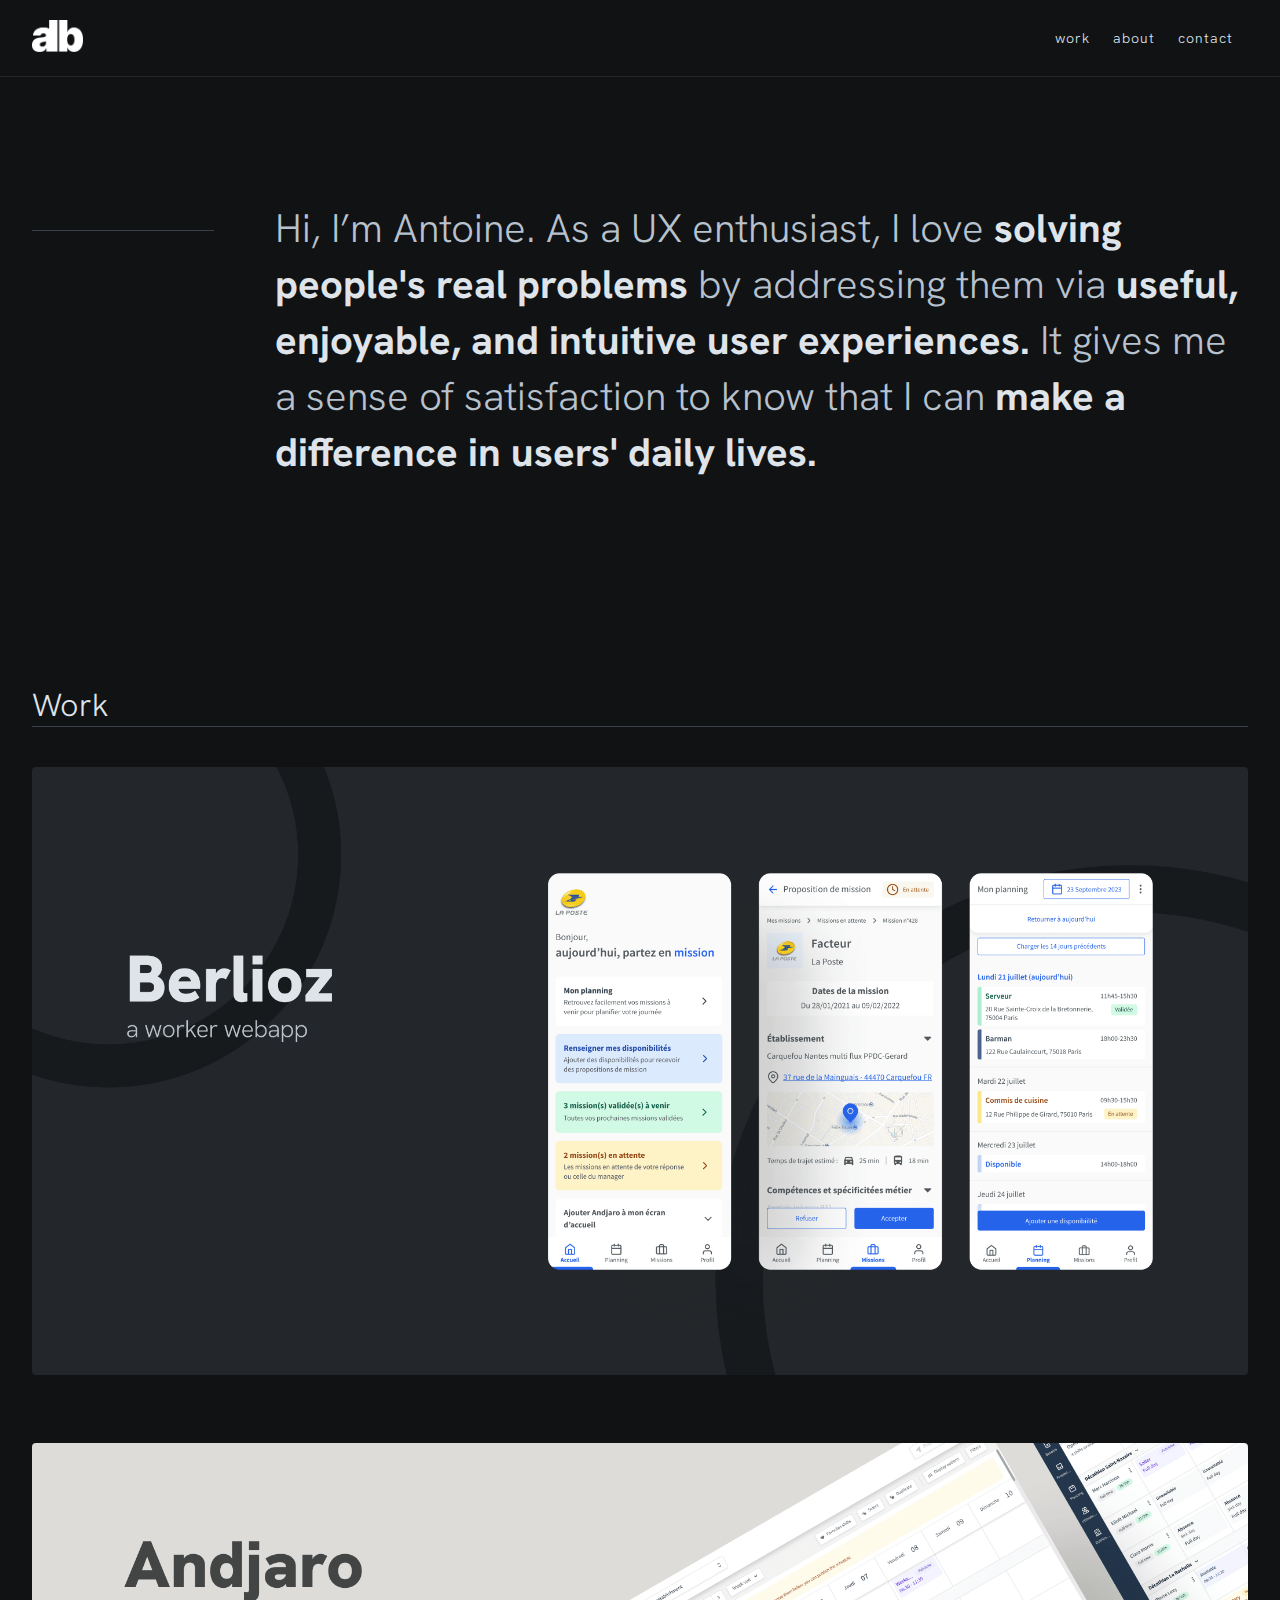
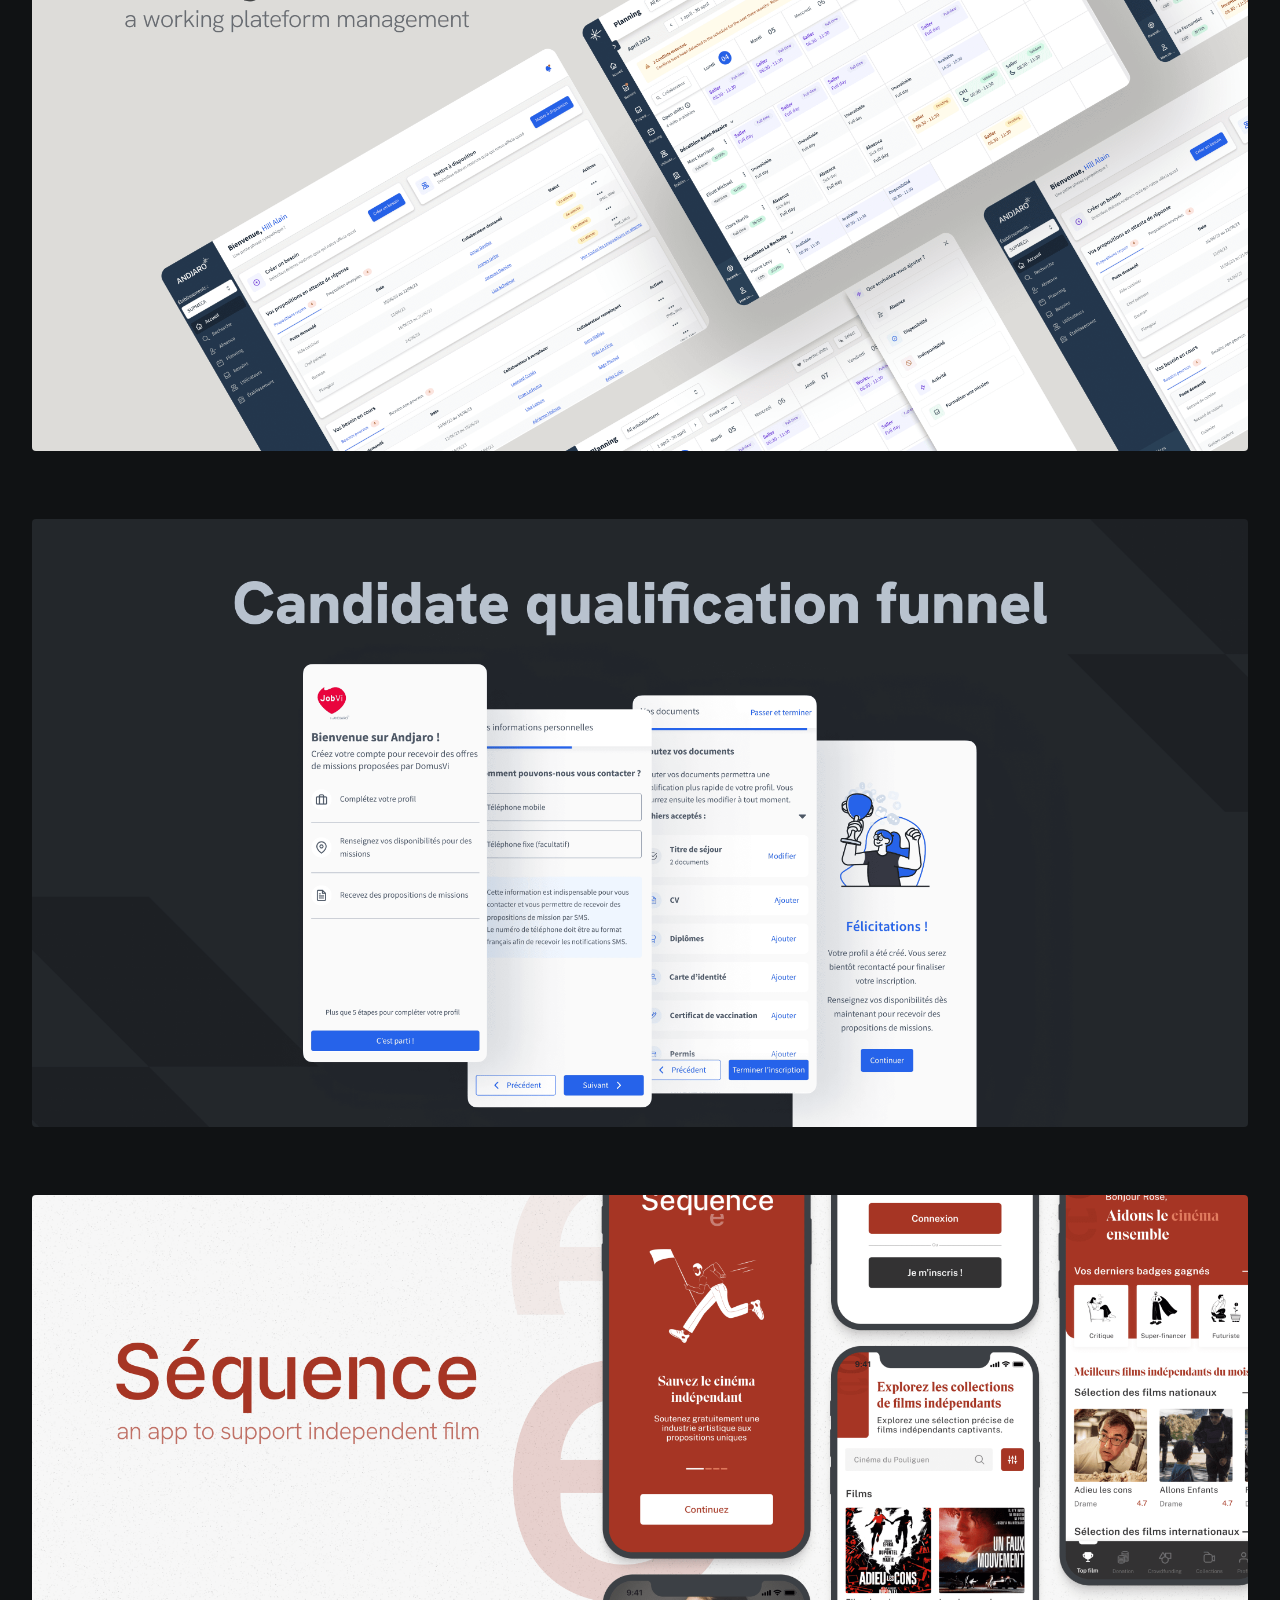
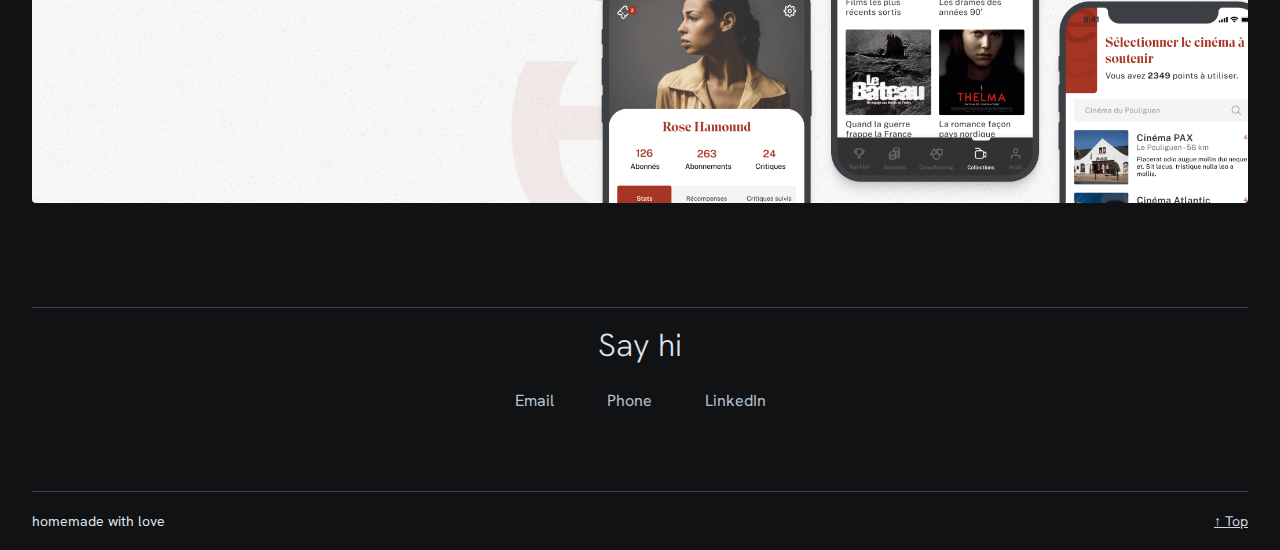
<file: index.html>
<!DOCTYPE html>
<html lang="en">

<head>
    <meta charset="UTF-8">
    <meta name="viewport" content="width=device-width, initial-scale=1.0">
    <link rel="preconnect" href="https://fonts.googleapis.com">
    <link rel="preconnect" href="https://fonts.gstatic.com" crossorigin>
    <link href="https://fonts.googleapis.com/css2?family=Hanken+Grotesk:wght@300;400;600;700;800&display=swap" rel="stylesheet">
    <link rel="stylesheet" href="style.css" text="style/css" />
    <link rel="shortcut icon" type="image/png" href="image/favicon.png">
    <title>Antoine Le Bras | Portfolio</title>
</head>
<body>
    <header class="header">
            <div class="header_logo"><a href="#top"><img src="image/logo.png" alt=""></a></div>
            <div class="header_navigation">
                <div class="header_navigation_anchor">
                    <div><a href="#work">work</a></div>
                    <div><a href="about.html">about</a></div>
                    <div><a href="#contact-box" class="contact-link">contact</a></div>
                </div>
            </div>
    </header>

    <div id="contact-box">
        <div class="contact-content">
          <h2>Contact Information</h2>
          <ul>
            <li><a href="mailto:antoine.lebras1@gmail.com">Email me <span>→</span></a></li>
            <li><a href="tel:+652436967">Call <span>→</span></a></li>
            <li><a href="https://www.linkedin.com/in/antoine-le-bras-031085131/">LinkedIn <span>→</span></a></li>
          </ul>
          <a href="#" class="close-link">close x</a>
        </div>
      </div>


    <main>
        <section class="top_container" id="top">
            <div class="top_container_shape"></div>
            <h1 class="top_container_title">Hi, I’m Antoine. As a UX enthusiast, I love <span>solving people's 
                real problems</span> by addressing them via <span>useful, enjoyable, and 
                    intuitive user experiences.</span> It gives me a sense of satisfaction
                 to know that I can <span>make a difference in users' daily lives.</span></h1>
        </section>
        <section class="work_container">
            <h2 class="work_title" id="work">Work</h2>
            <section class="work_article_container">
                    <article class="work_article">
                        <a href="project/berlioz.html">
                        <div class="work_article_image"><img src="image/Berlioz_Minia.png" alt=""></div>
                        </a>
                    </article>
                    <article class="work_article">
                        <a href="project/planning.html">
                        <div class="work_article_image"><img src="image/Planning_Minia.png" alt=""></div>
                        </a>
                    </article>
                    <article class="work_article">
                        <a href="project/funnel.html">
                        <div class="work_article_image"><img src="image/Funnel_Minia.png" alt=""></div>
                        </a>
                    </article>
                    <article class="work_article">
                        <a href="project/dribbble.html">
                        <div class="work_article_image"><img src="image/Movie_Minia.png" alt=""></div>
                    </a>
                    </article>
            </section>
        </section>
        <section class="about_container" id="about">
            <h2 class="about_title">Say hi</h2>
            <div class="about_link">
                <div><a href="mailto:antoine.lebras1@gmail.com">Email</a></div>
                <div><a href="tel:+652436967">Phone</a></div>
                <div><a href="https://www.linkedin.com/in/antoine-le-bras-031085131/">LinkedIn</a></div>
            </div>
        </section>
    </main>
    <footer>
        <div class="footer_mobile_LinkedIn">LinkedIn</div>
        <div class="footer_made_by">homemade with love</div>
        <div class="footer_top"><a href="#top">↑ Top</a></div>
    </footer>


  <script src="script.js"></script>
</body>
</html>
</file>
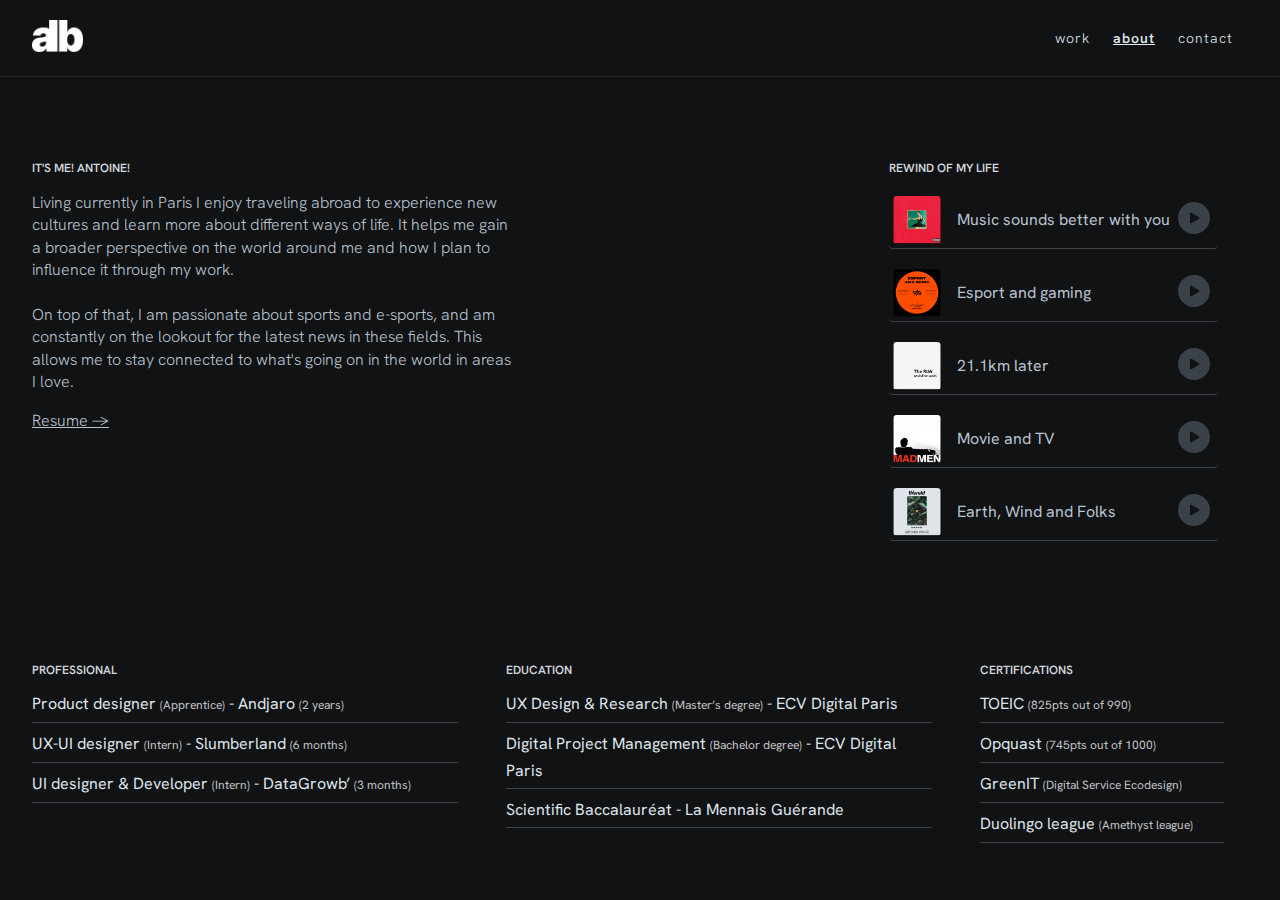
<file: about.html>
<!DOCTYPE html>
<html lang="en">

<head>
    <meta charset="UTF-8">
    <meta name="viewport" content="width=device-width, initial-scale=1.0">
    <link rel="preconnect" href="https://fonts.googleapis.com">
    <link rel="preconnect" href="https://fonts.gstatic.com" crossorigin>
    <link href="https://fonts.googleapis.com/css2?family=Hanken+Grotesk:wght@300;400;600;700;800&display=swap" rel="stylesheet">
    <link rel="stylesheet" href="about.css" text="style/css" />
    <link rel="shortcut icon" type="image/png" href="image/favicon.png">
    <title>Antoine Le Bras | About</title>
</head>

<body>
    <header class="header">
        <div class="header_logo"><a href="index.html"><img src="image/logo.png" alt=""></a></div>
        <div class="header_navigation">
            <div class="header_navigation_anchor">
                <div><a href="index.html">work</a></div>
                <div class="header_navigation_anchor_active"><a href="#">about</a></div>
                <div><a href="#contact-box" class="contact-link">contact</a></div>
            </div>
        </div>
    </header>

    <div id="contact-box">
        <div class="contact-content">
            <h2>Contact Information</h2>
            <ul>
                <li><a href="mailto:antoine.lebras1@gmail.com">Email me <span>→</span></a></li>
                <li><a href="tel:+652436967">Call <span>→</span></a></li>
                <li><a href="https://www.linkedin.com/in/antoine-le-bras-031085131/">LinkedIn <span>→</span></a></li>
            </ul>
            <a href="#" class="close-link">close x</a>
        </div>
    </div>

    <main>
        <section class="intro_container">
            <article class="intro_text">
                <h4>It's me! Antoine!</h4>
                <p>Living currently in Paris I enjoy traveling abroad to experience new 
                    cultures and learn more about different ways of life. It helps me gain 
                    a broader perspective on the world around me and how I plan to influence 
                    it through my work.
                    <br><br>
                    On top of that, I am passionate about sports and e-sports, and am constantly 
                    on the lookout for the latest news in these fields. This allows me to stay 
                    connected to what's going on in the world in areas I love.
                </p>
                <div class="intro_resume"><a href="LE BRAS Antoine - Resume.pdf" target="_blank">Resume →</a></div>
            </article>
            <div class="rewind">
                <h4>Rewind of my life</h4>
                <div class="rewind_container">
                    <div class="rewind_block" onclick="openModal('modal1')" id="rewind1">
                        <div class="rewind_image"><img src="image/about_cover2.png" alt=""></div>
                        <h5>Music sounds better with you</h5>
                        <div class="rewind_play"><img src="image/Play.svg" alt=""></div>
                        <div class="rewind_play_base"><img src="image/Play_base.svg" alt=""></div>
                    </div>
                    <div class="rewind_block" onclick="openModal('modal2')" id="rewind2">
                        <div class="rewind_image"><img src="image/about_cover.png" alt=""></div>
                        <h5>Esport and gaming</h5>
                        <div class="rewind_play"><img src="image/Play.svg" alt=""></div>
                        <div class="rewind_play_base"><img src="image/Play_base.svg" alt=""></div>
                    </div>
                    <div class="rewind_block" onclick="openModal('modal3')" id="rewind3">
                        <div class="rewind_image"><img src="image/about_cover3.png" alt=""></div>
                        <h5>21.1km later</h5>
                        <div class="rewind_play"><img src="image/Play.svg" alt=""></div>
                        <div class="rewind_play_base"><img src="image/Play_base.svg" alt=""></div>
                    </div>
                    <div class="rewind_block" onclick="openModal('modal4')" id="rewind4">
                        <div class="rewind_image"><img src="image/about_cover4.png" alt=""></div>
                        <h5>Movie and TV</h5>
                        <div class="rewind_play"><img src="image/Play.svg" alt=""></div>
                        <div class="rewind_play_base"><img src="image/Play_base.svg" alt=""></div>
                    </div>
                    <div class="rewind_block" onclick="openModal('modal5')" id="rewind5">
                        <div class="rewind_image"><img src="image/about_cover5.png" alt=""></div>
                        <h5>Earth, Wind and Folks</h5>
                        <div class="rewind_play"><img src="image/Play.svg" alt=""></div>
                        <div class="rewind_play_base"><img src="image/Play_base.svg" alt=""></div>
                    </div>
                </div>
            </div>
        </section>

        <div id="modal1" class="modal">
            <div class="modal-content">
                <span class="close" onclick="closeModal('modal1')">close x</span>
                <div class="modal_content_container">
                    <div class="modal_disc"><img src="image/disc1.png" alt=""></div>
                    <div class="modal_content_block">
                        <h2>Music sounds better with you</h2>
                        <div class="modal_chips_container">
                            <div class="modal_chips">house</div>
                            <div class="modal_chips">US rap</div>
                            <div class="modal_chips">french touch</div>
                            <div class="modal_chips">french variety</div>
                        </div>
                        <div class="modal_content">From deep house to French variety to old-school US rap, 
                            it's a way for me to experience and express emotions. I'm constantly exploring
                             and discovering new genres, artists and styles. <br><br> For me, music is a way of 
                             discovering an infinite universe that tells us a whole new story with each 
                             new sound.<br><br>
                             Artist : Daft Punk, Kanye West, Mac Miller, Sébastien Tellier and more 
                            </div>
                    </div>
                </div>
            </div>
        </div>
        <div id="modal2" class="modal">
            <div class="modal-content">
                <span class="close" onclick="closeModal('modal2')">close x</span>
                <div class="modal_content_container">
                    <div class="modal_disc"><img src="image/disc2.png" alt=""></div>
                    <div class="modal_content_block">
                        <h2>Esport and gaming</h2>
                        <div class="modal_chips_container">
                            <div class="modal_chips">LOL</div>
                            <div class="modal_chips">valorant</div>
                            <div class="modal_chips">the witcher 3</div>
                            <div class="modal_chips">borderlands 2</div>
                        </div>
                        <div class="modal_content">I've been a sports fan since I was a kid, and I 
                            discovered esport through video games and the Internet. I discovered an 
                            incredible scene that mixes entertainment and performance, elements that 
                            transcend a competitive universe. <br><br> This universe allows me to see how 
                            culturally a new kind of competition is taking hold across the world, 
                            taking advantage of new technologies and learning from the mistakes of 
                            other competitive universes such as more traditional sports.</div>
                    </div>
                </div>
            </div>
        </div>
        <div id="modal3" class="modal">
            <div class="modal-content">
                <span class="close" onclick="closeModal('modal3')">close x</span>
                <div class="modal_content_container">
                    <div class="modal_disc"><img src="image/disc3.png" alt=""></div>
                    <div class="modal_content_block">
                        <h2>21.1km later</h2>
                        <div class="modal_chips_container">
                            <div class="modal_chips">handball</div>
                            <div class="modal_chips">football</div>
                            <div class="modal_chips">athletics</div>
                            <div class="modal_chips">formula one</div>
                            <div class="modal_chips">basketball - nba</div>
                        </div>
                        <div class="modal_content">I've been involved in sport since I was five, playing handball 
                            for twelve years and athletics for a year, which led me to take up running. My passion 
                            for sport led me to develop my self-control, prudence and analytical skills, as well 
                            as my passion, the fervor that drives you to do what you love. I also developed my 
                            team spirit and diplomatic skills. Because in a team sport, you have to deal with 
                            different profiles and know how to be fair. <br><br> Thanks to running, I've discovered 
                            solitary sport and how to set yourself challenges and meet them.
                        </div>
                    </div>
                </div>
            </div>
        </div>
        <div id="modal4" class="modal">
            <div class="modal-content">
                <span class="close" onclick="closeModal('modal4')">close x</span>
                <div class="modal_content_container">
                    <div class="modal_disc"><img src="image/disc4.png" alt=""></div>
                    <div class="modal_content_block">
                        <h2>Movie and TV</h2>
                        <div class="modal_chips_container">
                            <div class="modal_chips">house</div>
                            <div class="modal_chips">US rap</div>
                            <div class="modal_chips">french indie</div>
                        </div>
                        <div class="modal_content">
                            As part of my ongoing love affair with what's on the screen, there's of course 
                            the cinema, as well as TV shows. I discovered what a point of view is, what criticism
                             is, and it also became a source of inspiration. <br><br>
                            He also taught me the importance of storytelling: what is a story and how do you tell 
                            it? After all, we put a lot of emphasis on the substance of the story, but the form - 
                            how we tell it - is just as important. As a designer, this is at the heart of what makes
                             an experience even more valuable. <br><br>
                            Movie list : Philadelphia, Your Name, Au service de la France, Mad Men, Monty Python and the Holy Grail and so on…
                        </div>
                    </div>
                </div>
            </div>
        </div>
        <div id="modal5" class="modal">
            <div class="modal-content">
                <span class="close" onclick="closeModal('modal5')">close x</span>
                <div class="modal_content_container">
                    <div class="modal_disc"><img src="image/disc5.png" alt=""></div>
                    <div class="modal_content_block">
                        <h2>Earth, Wind and Folks</h2>
                        <div class="modal_chips_container">
                            <div class="modal_chips">house</div>
                            <div class="modal_chips">US rap</div>
                            <div class="modal_chips">french indie</div>
                        </div>
                        <div class="modal_content">
                            As Montaigne once said, "travel shapes youth". I believe in this quote and I've been able to 
                            experience it for myself by confronting other cultures and ways of life.
                            These differences have put me back in my place, which is to remain humble and at times adopt 
                            the posture of an ignoramus. As a designer, this posture means I'm always learning from the 
                            people around me. <br><br>
                            It also allows me to speak a foreign language and have a good level of English. Practicing 
                            this language gives me the desire to explore new cultures and deepen my understanding of 
                            these languages, in particular by reinforcing my Dutch skills with Duolingo, and to do 
                            so in a concrete way with you.
                        </div>
                    </div>
                </div>
            </div>
        </div>

        <section class="resume_container">
            <div class="resume_block">
                <h5 class="resume_title">Professional</h5>
                <div class="resume_info">
                    <div class="resume_list">Product designer <span>(Apprentice)</span> - Andjaro <span>(2 years)</span></div>
                    <div class="resume_list">UX-UI designer <span>(Intern)</span> - Slumberland <span>(6 months)</span></div>
                    <div class="resume_list">UI designer & Developer <span>(Intern)</span> - DataGrowb’ <span>(3 months)</span></div>
                </div>
            </div>
            <div class="resume_block">
                <h5 class="resume_title">Education</h5>
                <div class="resume_info">
                    <div class="resume_list">UX Design & Research <span>(Master’s degree)</span> - ECV Digital Paris</div>
                    <div class="resume_list">Digital Project Management <span>(Bachelor degree)</span>  - ECV Digital Paris</div>
                    <div class="resume_list">Scientific Baccalauréat - La Mennais Guérande</div>
                </div>
            </div>
            <div class="resume_block_certification">
                <h5 class="resume_title">Certifications</h5>
                <div class="resume_info">
                    <div class="resume_list">TOEIC <span>(825pts out of 990)</span></div>
                    <div class="resume_list">Opquast <span>(745pts out of 1000)</span></div>
                    <div class="resume_list">GreenIT <span>(Digital Service Ecodesign)</span></div>
                    <div class="resume_list">Duolingo league <span>(Amethyst league)</span></div>
                </div>
            </div>
        </section>
    </main>
    <script src="script.js"></script>
</body>

</html>
</file>
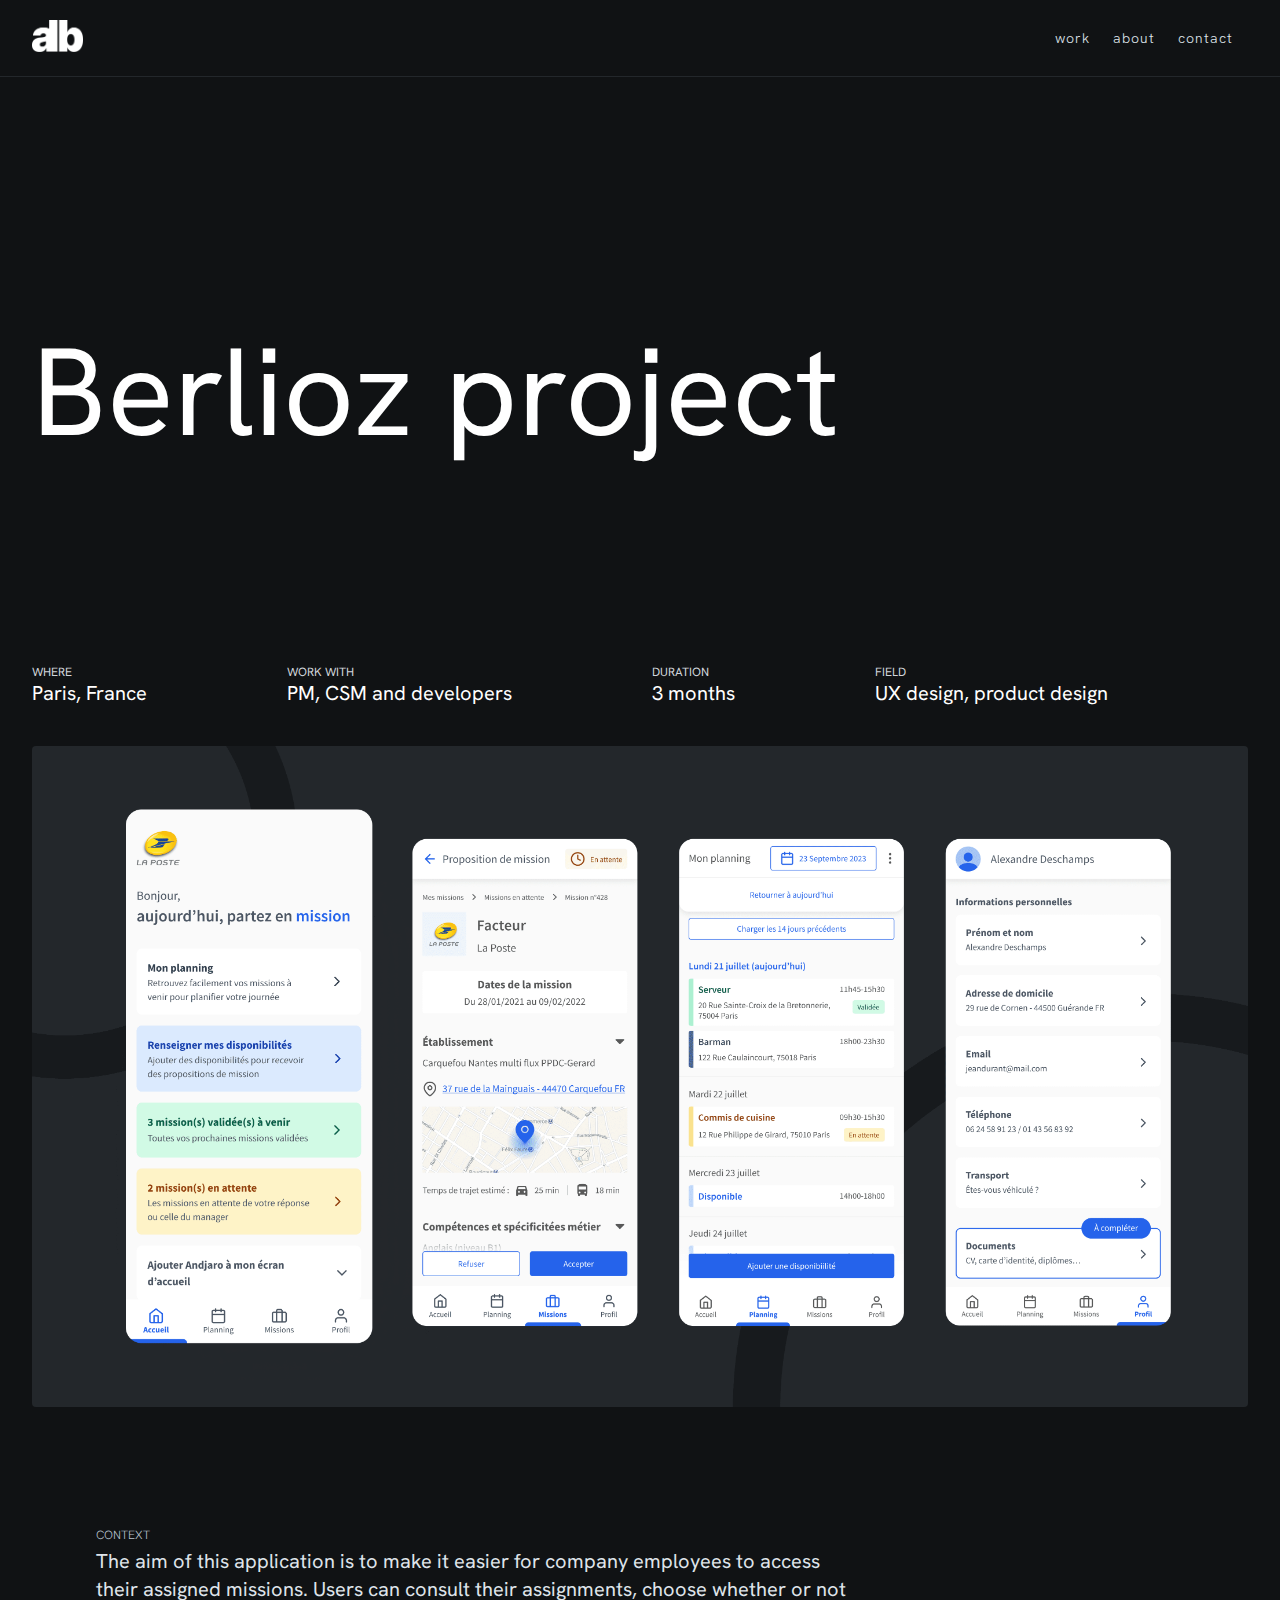
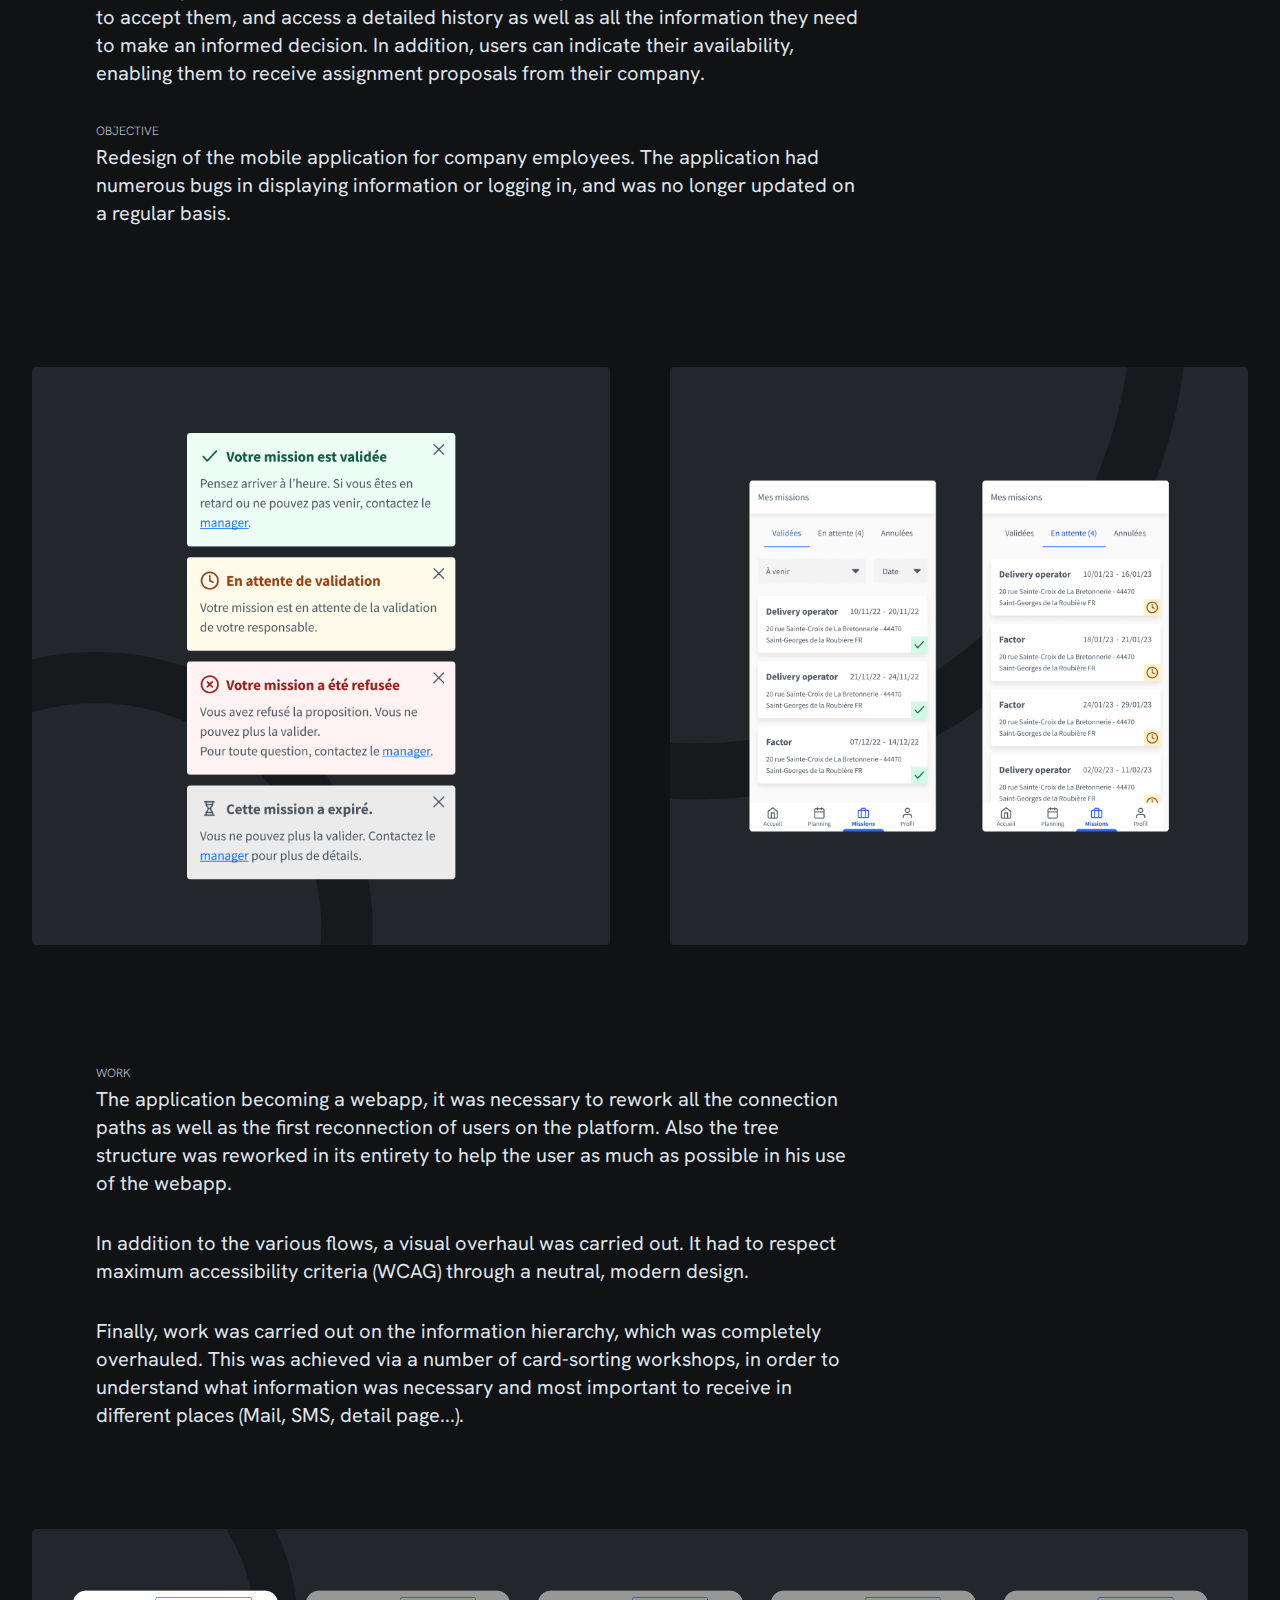
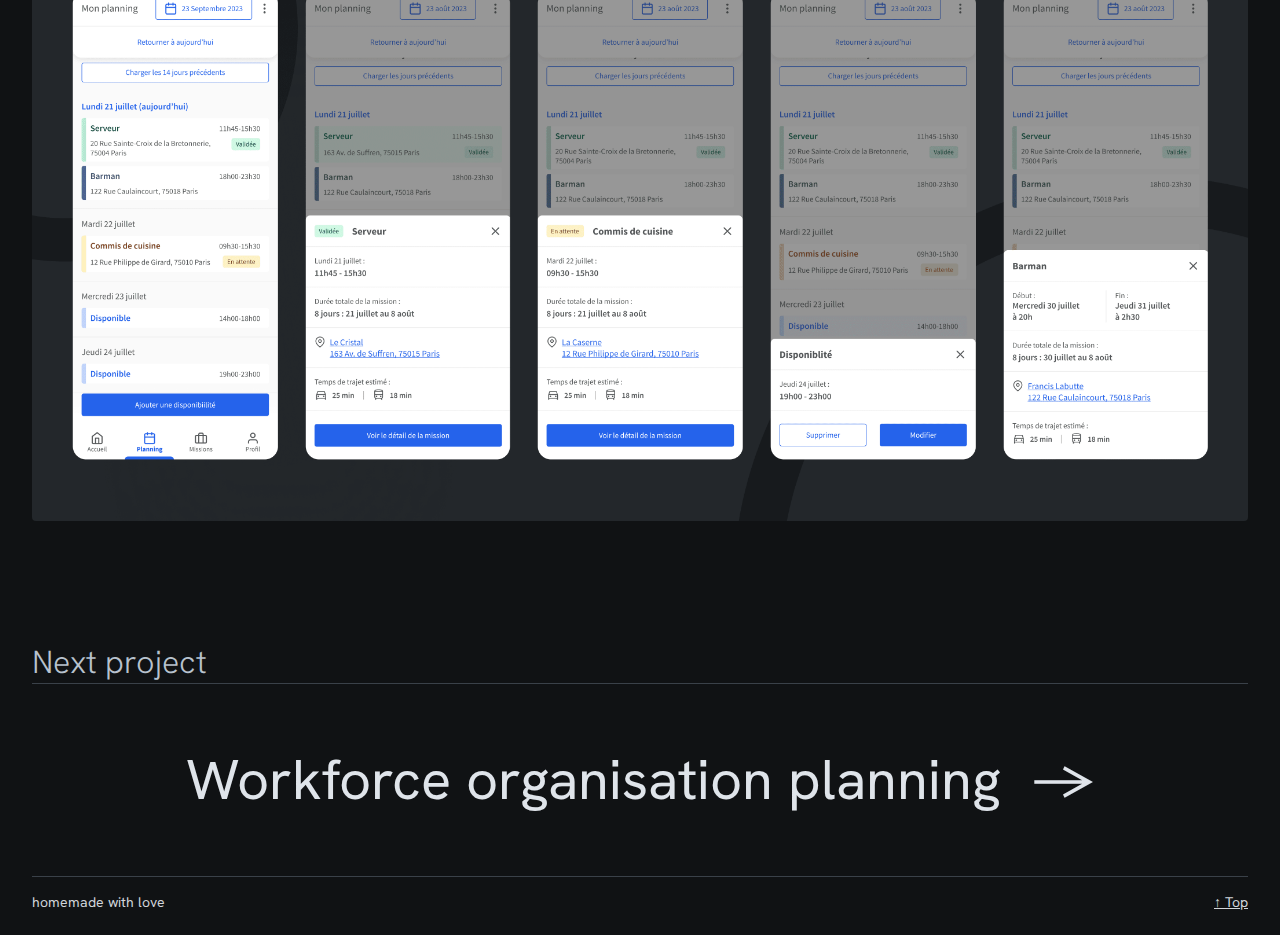
<file: project/berlioz.html>
<!DOCTYPE html>
<html lang="en">
<head>
    <meta charset="UTF-8">
    <meta name="viewport" content="width=device-width, initial-scale=1.0">
    <link rel="preconnect" href="https://fonts.googleapis.com">
    <link rel="preconnect" href="https://fonts.gstatic.com" crossorigin>
    <link href="https://fonts.googleapis.com/css2?family=Hanken+Grotesk:wght@300;400;600;700&display=swap" rel="stylesheet">
    <link rel="stylesheet" href="berlioz.css" text="style/css" />
    <link rel="shortcut icon" type="image/png" href="../image/favicon.png">
    <title>Berlioz project</title>
</head>
<body>
    <header class="header">
        <div class="header_logo"><a href="../index.html"><img src="../image/logo.png" alt=""></a></div>
        <div class="header_navigation">
            <div class="header_navigation_anchor">
                <div><a href="../index.html">work</a></div>
                <div><a href="../about.html">about</a></div>
                <div><a href="#contact-box" class="contact-link">contact</a></div>
            </div>
        </div>
</header>

<div id="contact-box">
    <div class="contact-content">
      <h2>Contact Information</h2>
      <ul>
        <li><a href="mailto:antoine.lebras1@gmail.com">Email me <span>→</span></a></li>
        <li><a href="tel:+652436967">Call <span>→</span></a></li>
        <li><a href="https://www.linkedin.com/in/antoine-le-bras-031085131/">LinkedIn <span>→</span></a></li>
      </ul>
      <a href="#" class="close-link">close x</a>
    </div>
  </div>

    <main>
        <div class="project_title">
            <!--
            <div class="project_title_shape"></div>
            -->
            <h1 class="project_title_text">Berlioz project</h1>
        </div>

        <section class="meta_data_container">
            <div class="meta_data_block">
                <p class="meta_data_label">Where</p>
                <h3 class="meta_data_text">Paris, France</h3>  
            </div>
            <div class="meta_data_block">
                <p class="meta_data_label">Work with</p>
                <h3 class="meta_data_text">PM, CSM and developers</h3>  
            </div>
            <div class="meta_data_block">
                <p class="meta_data_label">Duration</p>
                <h3 class="meta_data_text">3 months</h3>  
            </div>
            <div class="meta_data_block">
                <p class="meta_data_label">Field</p>
                <h3 class="meta_data_text">UX design, product design</h3>  
            </div>
        </section>

        <div class="main_banner_image"><img src="images/FrontBerliozImage.png" alt=""></div>
        <div class="main_banner_image_mobile"><img src="images/FrontBerliozImage.png" alt=""></div>
        
        <section class="text_container">
            <h2>Context</h2>
            <p>
                The aim of this application is to make it easier for company employees 
                to access their assigned missions. Users can consult their assignments, 
                choose whether or not to accept them, and access a detailed history as 
                well as all the information they need to make an informed decision. 
                In addition, users can indicate their availability, enabling them to 
                receive assignment proposals from their company.
            </p>
           <h2>Objective</h2> 
            <p>
                Redesign of the mobile application for company employees. 
                The application had numerous bugs in displaying information or 
                logging in, and was no longer updated on a regular basis.
            </p>
        </section>
        <section class="duo_image_container">
            <div class="duo_image_block"><img src="images/Berlioz_side_L.png" alt=""></div>
            <div class="duo_image_block"><img src="images/Berlioz_side_R.png" alt=""></div>
        </section>
        <section class="text_container">
            <h2>Work</h2>
            <p>
                The application becoming a webapp, it was necessary to rework all 
                the connection paths as well as the first reconnection of users on 
                the platform. Also the tree structure was reworked in its entirety 
                to help the user as much as possible in his use of the webapp. <br><br>
            </p>
            <p>
                In addition to the various flows, a visual overhaul was carried out. 
                It had to respect maximum accessibility criteria (WCAG) through a 
                neutral, modern design.<br><br>
            </p>
            <p>
                Finally, work was carried out on the information hierarchy, which was 
                completely overhauled. This was achieved via a number of card-sorting 
                workshops, in order to understand what information was necessary and
                most important to receive in different places (Mail, SMS, detail page...).
            </p>
        </section>

        <section class="full_width_img_container"><img src="images/Full_Width_Berlioz.png" alt=""></section>
        <section class="full_width_img_container_mobile"><img src="images/Full_Width_BerliozMobile.png" alt=""></section>
        
        <section class="otherproject_container">
            <h2>Next project</h2>
            <div class="otherproject_container_section">
                <div class="otherproject_next">
                    <a href="planning.html">
                        <div class="otherproject_title_next">Workforce organisation planning</div>
                        <div class="otherproject_arrow_next">→</div>
                    </a>
                </div>
            </div>
        </section>
    </main>
    <footer>
        <div class="footer_mobile_LinkedIn">LinkedIn</div>
        <div class="footer_made_by">homemade with love</div>
        <div class="footer_top"><a href="#top">↑ Top</a></div>
    </footer>

    <script src="../script.js"></script>
</body>
</html>
</file>
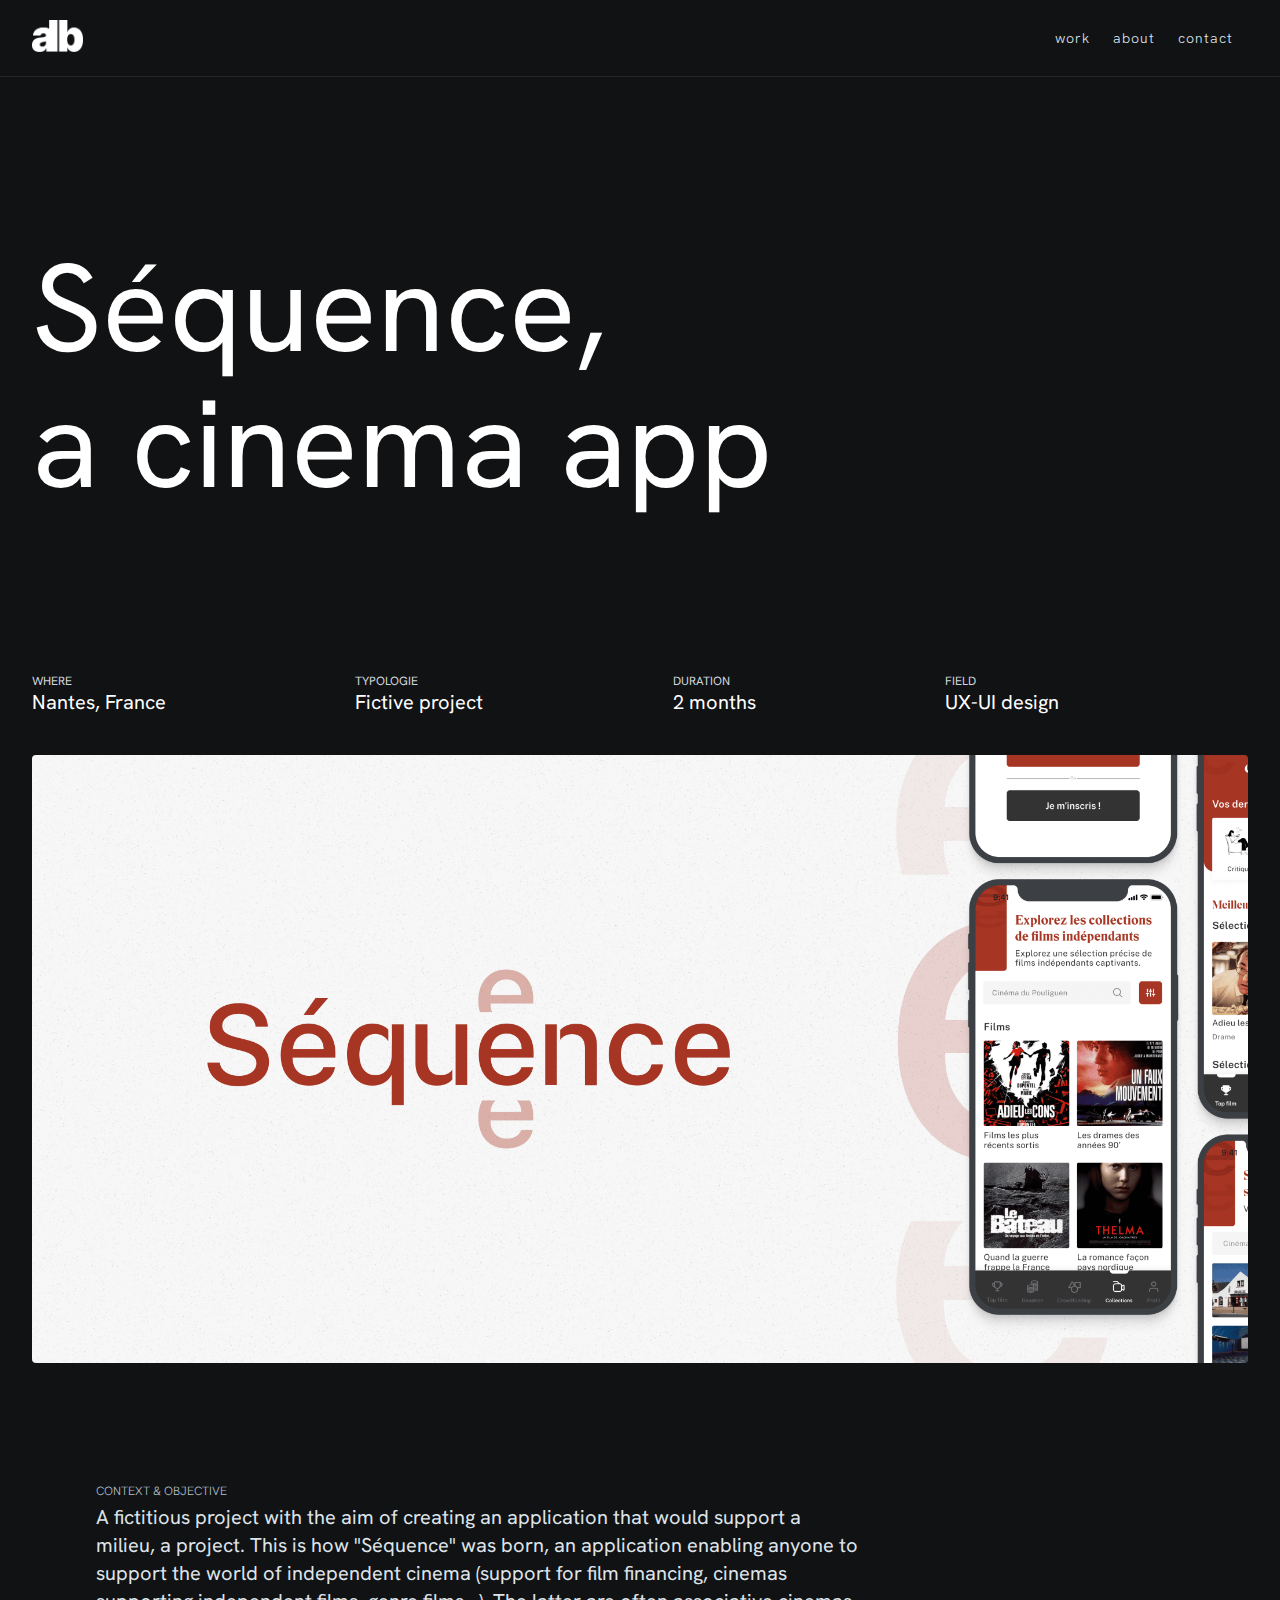
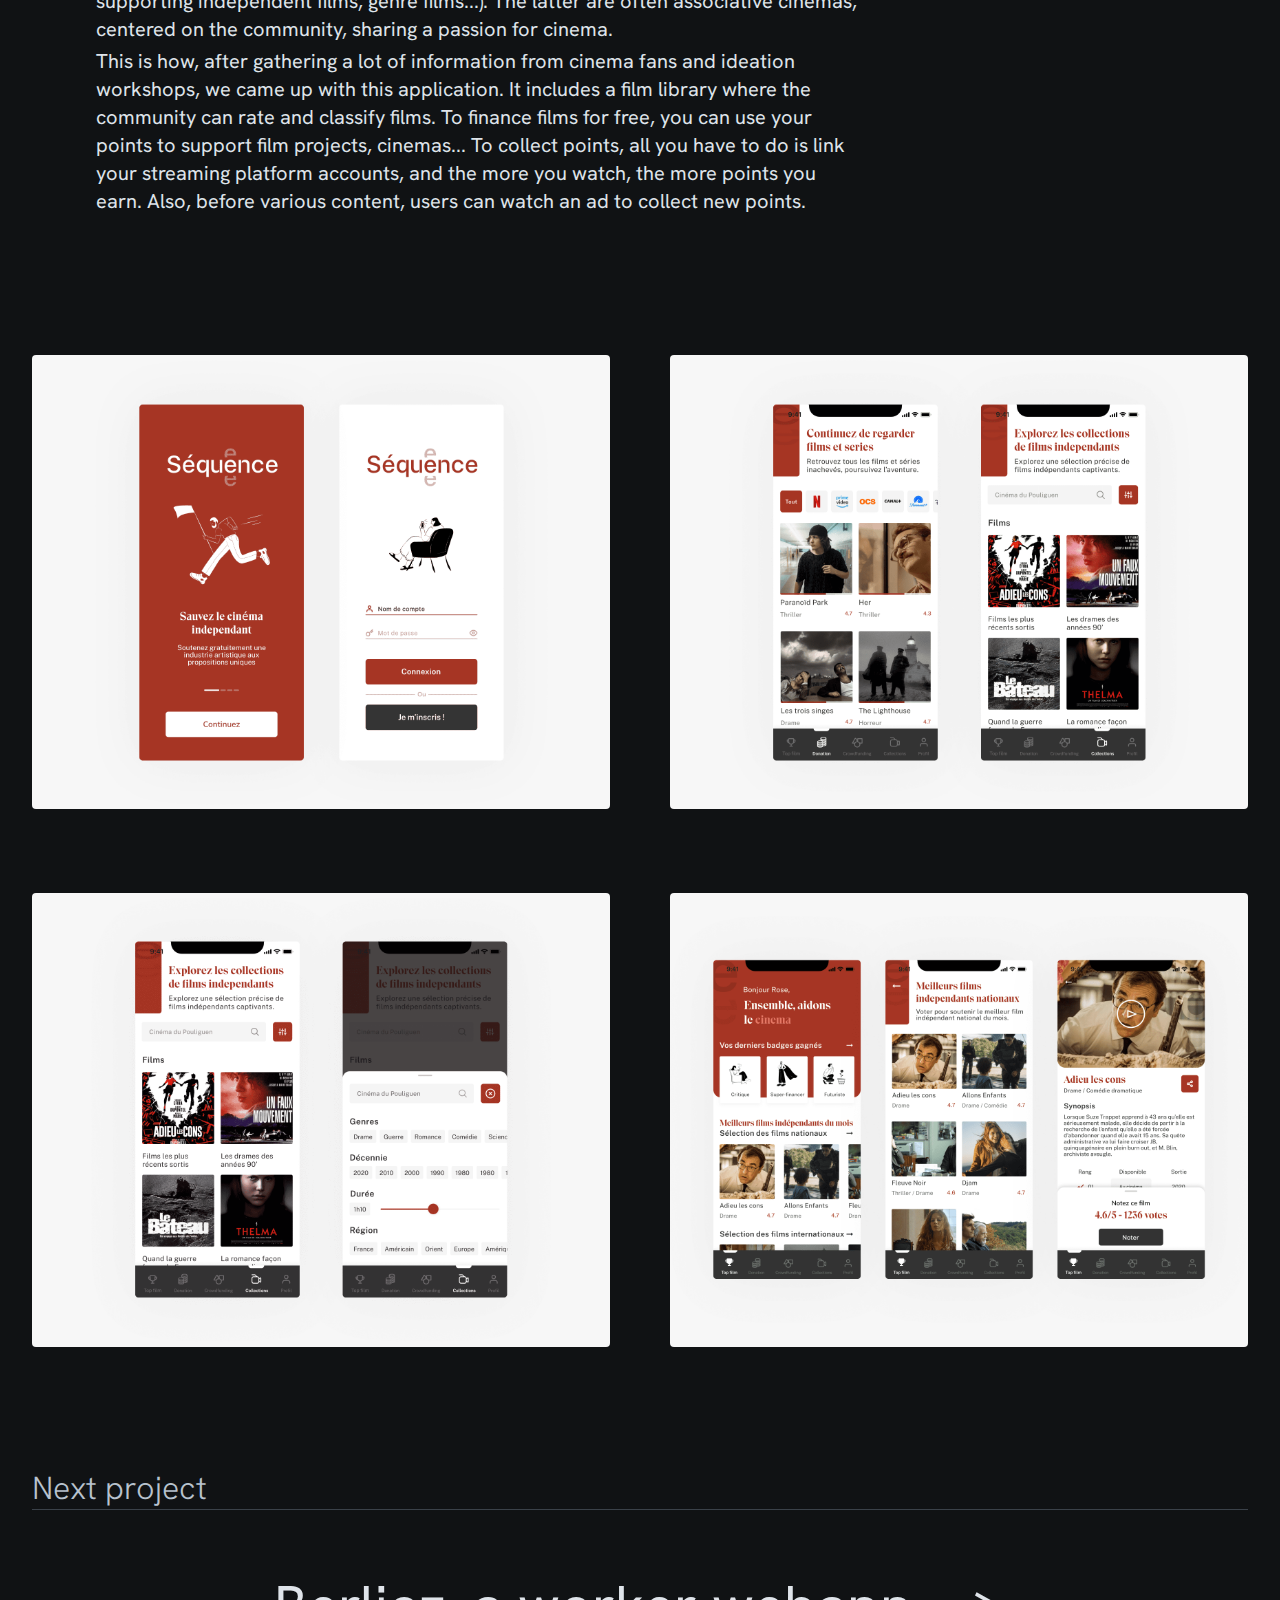
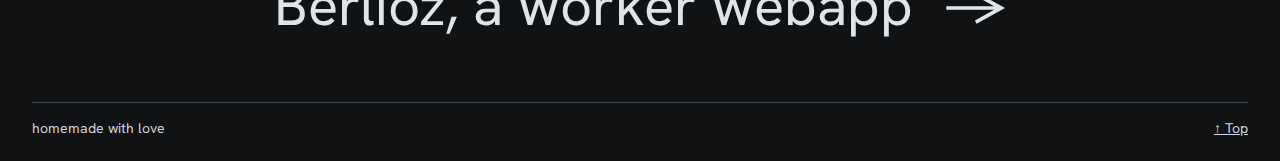
<file: project/dribbble.html>
<!DOCTYPE html>
<html lang="en">
<head>
    <meta charset="UTF-8">
    <meta name="viewport" content="width=device-width, initial-scale=1.0">
    <link rel="preconnect" href="https://fonts.googleapis.com">
    <link rel="preconnect" href="https://fonts.gstatic.com" crossorigin>
    <link href="https://fonts.googleapis.com/css2?family=Hanken+Grotesk:wght@300;400;600;700&display=swap" rel="stylesheet">
    <link rel="stylesheet" href="dribbble.css" text="style/css" />
    <link rel="shortcut icon" type="image/png" href="../image/favicon.png">
    <title>A bit of everything</title>
</head>
<body>
    <header class="header">
        <div class="header_logo"><a href="../index.html"><img src="../image/logo.png" alt=""></a></div>
        <div class="header_navigation">
            <div class="header_navigation_anchor">
                <div><a href="../index.html">work</a></div>
                <div><a href="../about.html">about</a></div>
                <div><a href="#contact-box" class="contact-link">contact</a></div>
            </div>
        </div>
    </header>

    <div id="contact-box">
        <div class="contact-content">
          <h2>Contact Information</h2>
          <ul>
            <li><a href="mailto:antoine.lebras1@gmail.com">Email me <span>→</span></a></li>
            <li><a href="tel:+652436967">Call <span>→</span></a></li>
            <li><a href="https://www.linkedin.com/in/antoine-le-bras-031085131/">LinkedIn <span>→</span></a></li>
          </ul>
          <a href="#" class="close-link">close x</a>
        </div>
      </div>

    <main>
        <div class="project_title">
            <!--
            <div class="project_title_shape"></div>
            -->
            <h1 class="project_title_text">Séquence,<br>a cinema app</h1>
        </div>
        <section class="meta_data_container">
            <div class="meta_data_block">
                <p class="meta_data_label">Where</p>
                <h3 class="meta_data_text">Nantes, France</h3>  
            </div>
            <div class="meta_data_block">
                <p class="meta_data_label">Typologie</p>
                <h3 class="meta_data_text">Fictive project</h3>  
            </div>
            <div class="meta_data_block">
                <p class="meta_data_label">Duration</p>
                <h3 class="meta_data_text">2 months</h3>  
            </div>
            <div class="meta_data_block">
                <p class="meta_data_label">Field</p>
                <h3 class="meta_data_text">UX-UI design</h3>  
            </div>
        </section>
        <div class="main_banner_image"><img src="images/FrontSequenceImage.png" alt=""></div>
        <div class="main_banner_image_mobile"><img src="images/FrontSequenceImage.png" alt=""></div>
        <section class="text_container">
            <h2>Context & objective</h2>
            <p>
                A fictitious project with the aim of creating an application that would 
                support a milieu, a project. This is how "Séquence" was born, an application 
                enabling anyone to support the world of independent cinema (support for film financing, 
                cinemas supporting independent films, genre films...). The latter are often associative 
                cinemas, centered on the community, sharing a passion for cinema.
            </p>
            <p>
                This is how, after gathering a lot of information from cinema fans and ideation 
                workshops, we came up with this application. It includes a film library where the 
                community can rate and classify films. To finance films for free, you can use your 
                points to support film projects, cinemas... To collect points, all you have to do is 
                link your streaming platform accounts, and the more you watch, the more points you 
                earn. Also, before various content, users can watch an ad to collect new points.
            </p>
        </section>
        <section class="duo_image_container">
            <div class="duo_image_block"><img src="images/Sequence_L1.png" alt=""></div>
            <div class="duo_image_block"><img src="images/Sequence_R1.png" alt=""></div>
        </section>
        <section class="duo_image_container">
            <div class="duo_image_block"><img src="images/Sequence_L2.png" alt=""></div>
            <div class="duo_image_block"><img src="images/Sequence_R2.png" alt=""></div>
        </section>
        
        <section class="otherproject_container">
            <h2>Next project</h2>
            <div class="otherproject_container_section">
                <div class="otherproject_next">
                    <a href="berlioz.html">
                        <div class="otherproject_title_next">Berlioz, a worker webapp</div>
                        <div class="otherproject_arrow_next">→</div>
                    </a>
                </div>
            </div>
        </section>
    </main>
    <footer>
        <div class="footer_mobile_LinkedIn">LinkedIn</div>
        <div class="footer_made_by">homemade with love</div>
        <div class="footer_top"><a href="#top">↑ Top</a></div>
    </footer>
</body>
<script src="../script.js"></script>
</html>
</file>
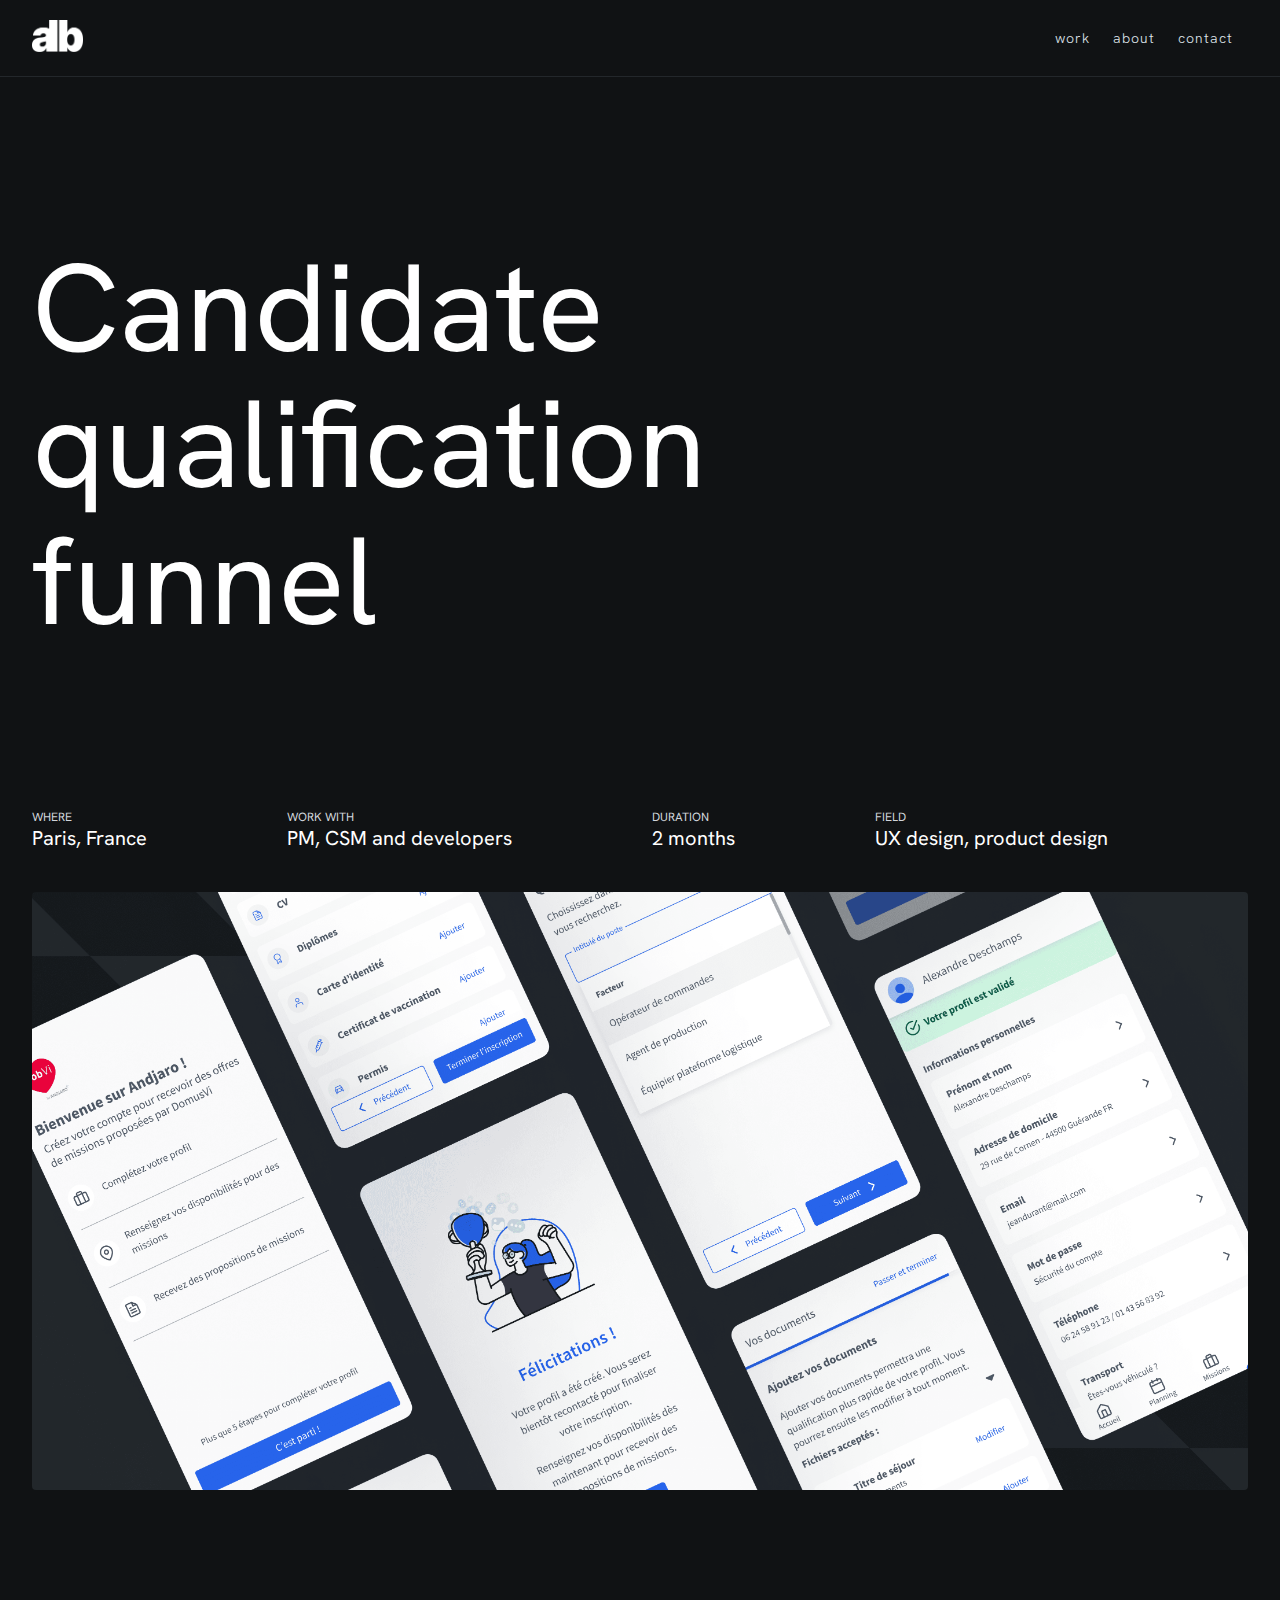
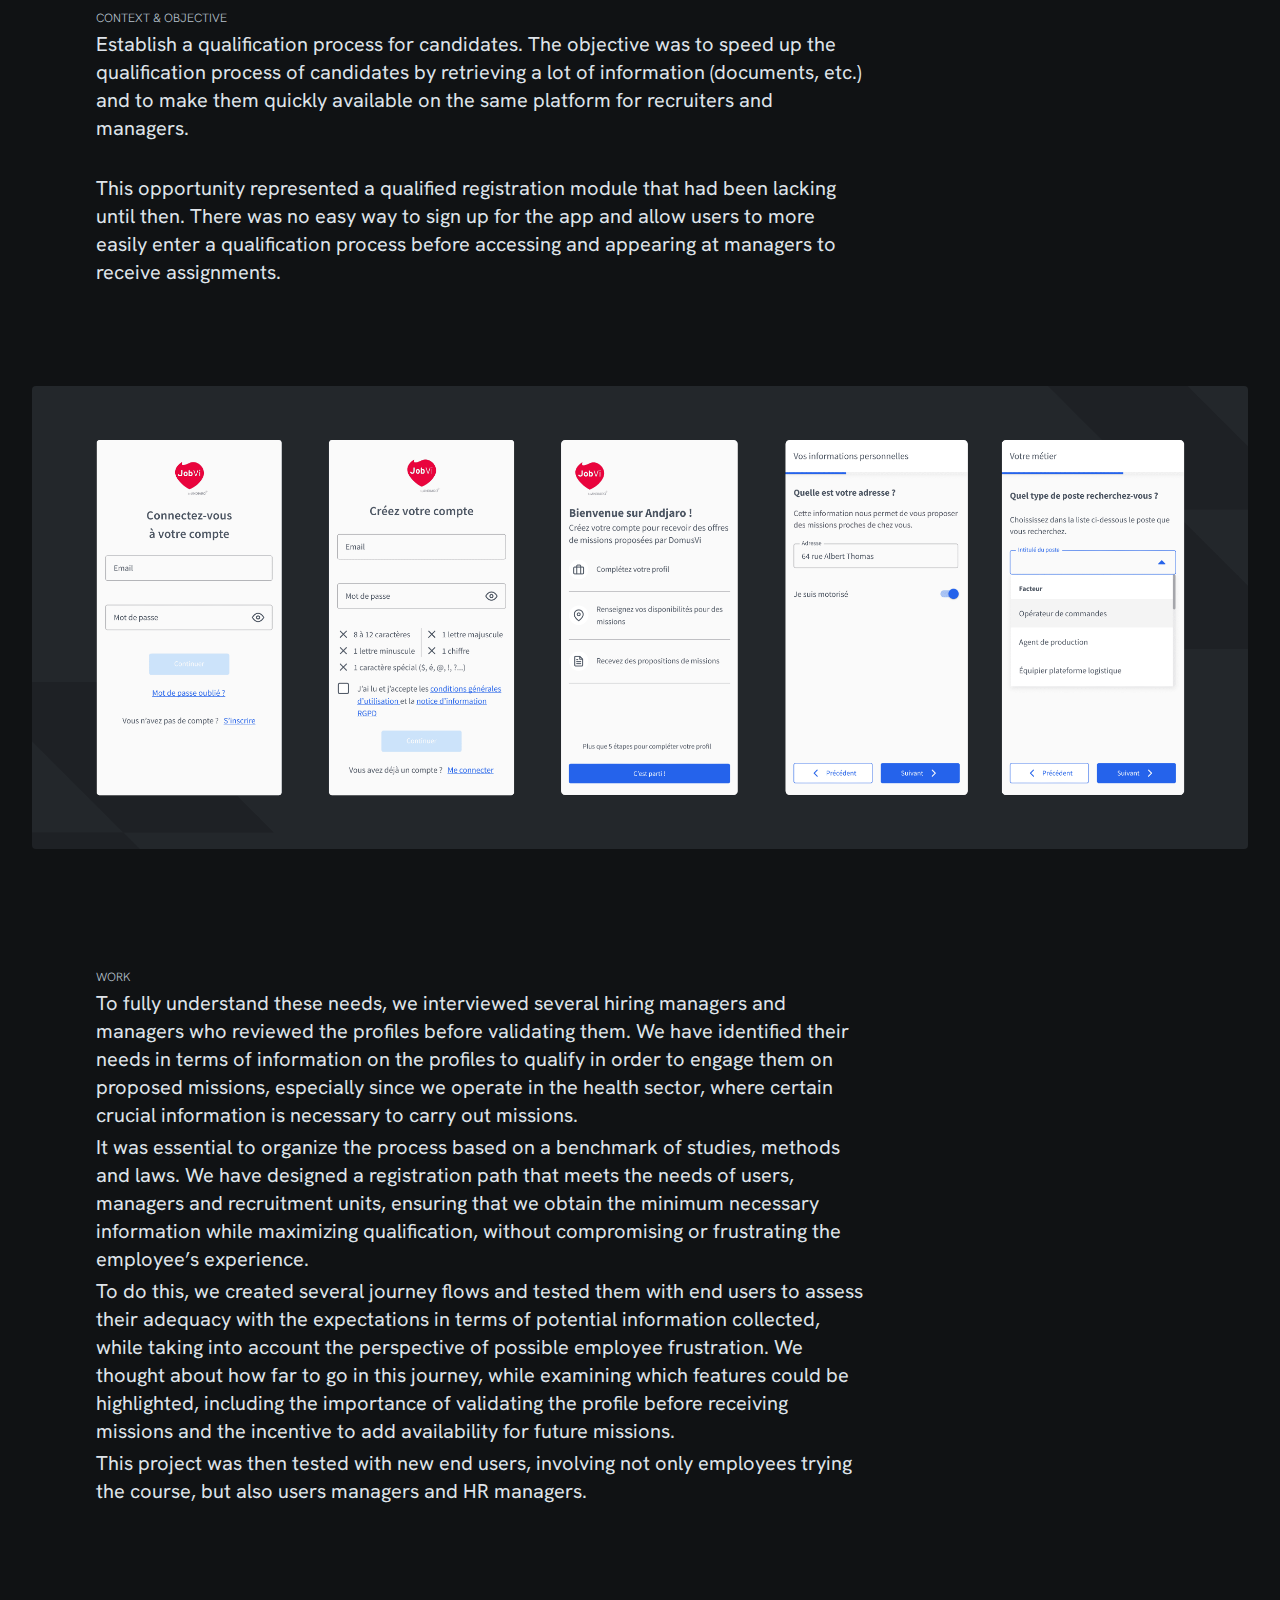
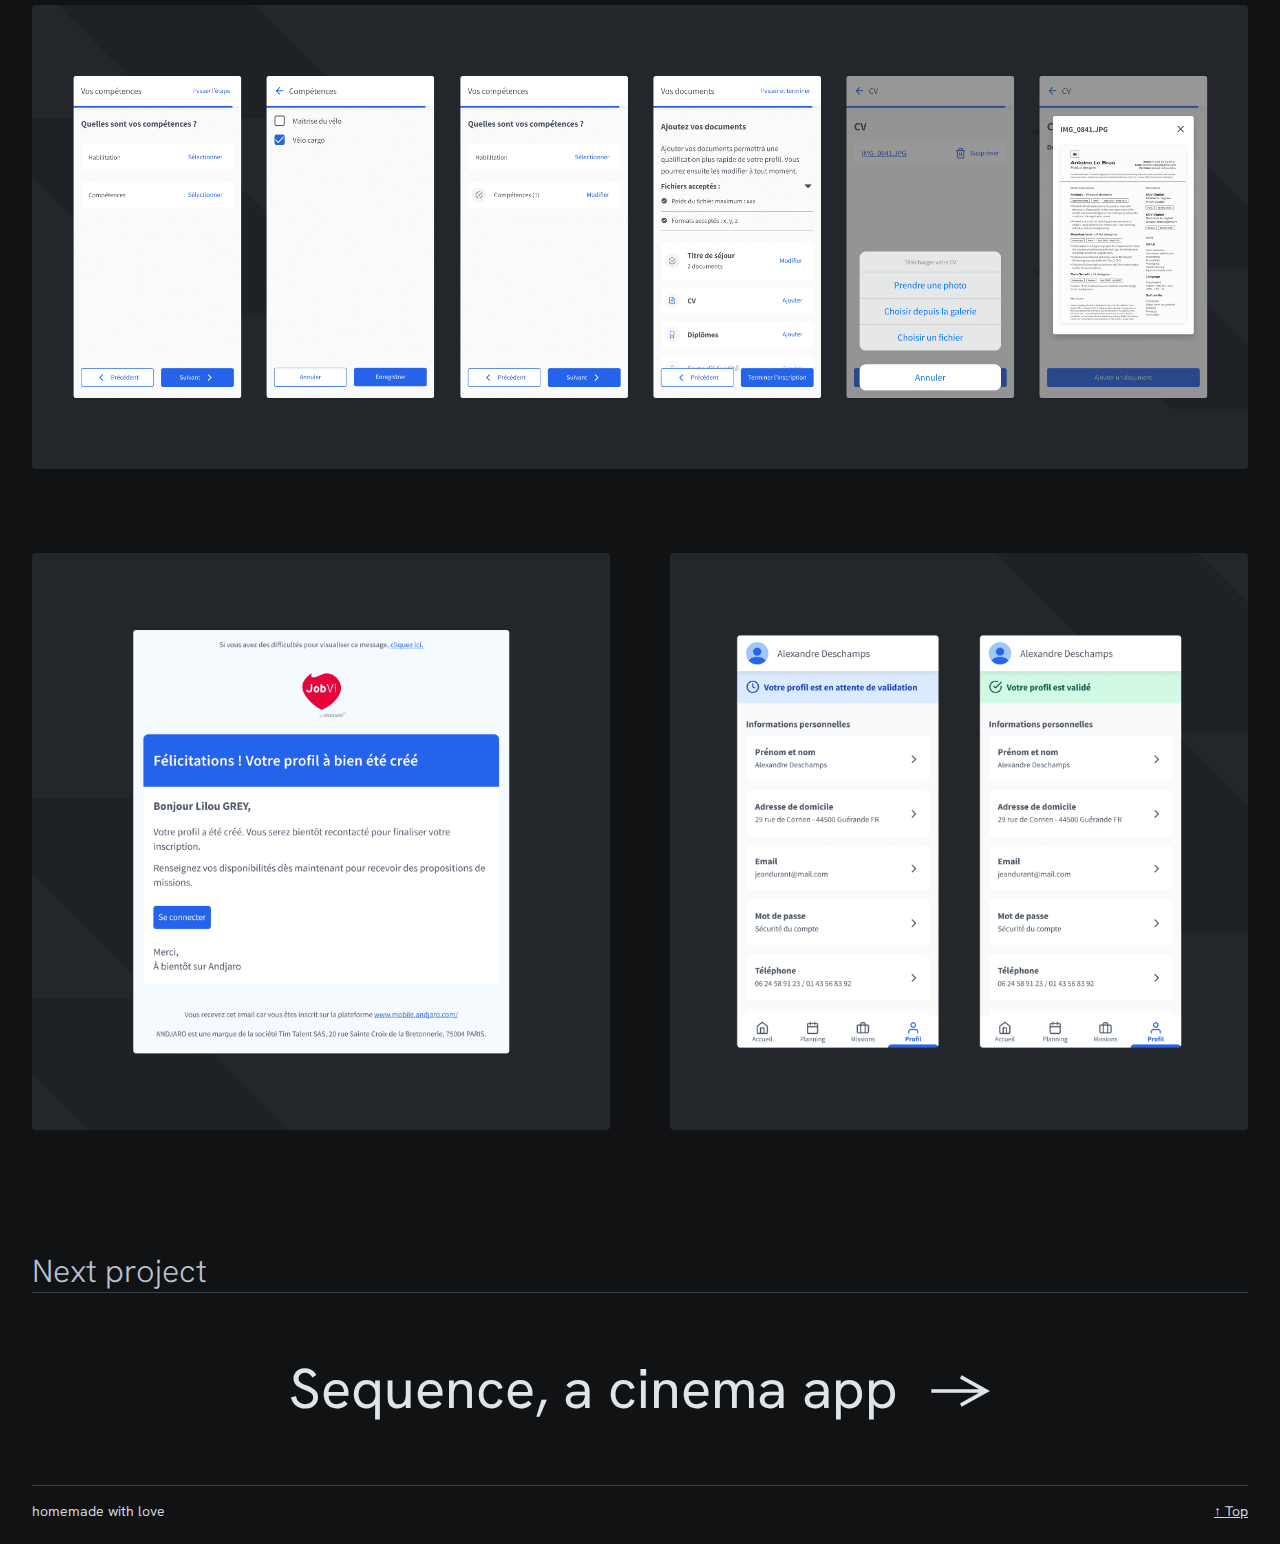
<file: project/funnel.html>
<!DOCTYPE html>
<html lang="en">
<head>
    <meta charset="UTF-8">
    <meta name="viewport" content="width=device-width, initial-scale=1.0">
    <link rel="preconnect" href="https://fonts.googleapis.com">
    <link rel="preconnect" href="https://fonts.gstatic.com" crossorigin>
    <link href="https://fonts.googleapis.com/css2?family=Hanken+Grotesk:wght@300;400;600;700&display=swap" rel="stylesheet">
    <link rel="stylesheet" href="funnel.css" text="style/css" />
    <link rel="shortcut icon" type="image/png" href="../image/favicon.png">
    <title>Candidate qualification funnel</title>
</head>
<body>
    <header class="header">
        <div class="header_logo"><a href="../index.html"><img src="../image/logo.png" alt=""></a></div>
        <div class="header_navigation">
            <div class="header_navigation_anchor">
                <div><a href="../index.html">work</a></div>
                <div><a href="../about.html">about</a></div>
                <div><a href="#contact-box" class="contact-link">contact</a></div>
            </div>
        </div>
    </header>

    <div id="contact-box">
        <div class="contact-content">
          <h2>Contact Information</h2>
          <ul>
            <li><a href="mailto:antoine.lebras1@gmail.com">Email me <span>→</span></a></li>
            <li><a href="tel:+652436967">Call <span>→</span></a></li>
            <li><a href="https://www.linkedin.com/in/antoine-le-bras-031085131/">LinkedIn <span>→</span></a></li>
          </ul>
          <a href="#" class="close-link">close x</a>
        </div>
      </div>

    <main>
        <div class="project_title">
            <!--
            <div class="project_title_shape"></div>
            -->
            <h1 class="project_title_text">Candidate qualification funnel</h1>
        </div>
        
        <section class="meta_data_container">
            <div class="meta_data_block">
                <p class="meta_data_label">Where</p>
                <h3 class="meta_data_text">Paris, France</h3>  
            </div>
            <div class="meta_data_block">
                <p class="meta_data_label">Work with</p>
                <h3 class="meta_data_text">PM, CSM and developers</h3>  
            </div>
            <div class="meta_data_block">
                <p class="meta_data_label">Duration</p>
                <h3 class="meta_data_text">2 months</h3>  
            </div>
            <div class="meta_data_block">
                <p class="meta_data_label">Field</p>
                <h3 class="meta_data_text">UX design, product design</h3>  
            </div>
        </section>
        <div class="main_banner_image"><img src="images/FrontFunnelImage.png" alt=""></div>
        <div class="main_banner_image_mobile"><img src="images/FrontFunnelImage.png" alt=""></div>
        <section class="text_container">
            <h2>Context & Objective</h2>
            <p>
                Establish a qualification process for candidates. The objective was 
                to speed up the qualification process of candidates by retrieving a 
                lot of information (documents, etc.) and to make them quickly available 
                on the same platform for recruiters and managers. <br><br>
            </p>
            <p>
                This opportunity represented a qualified registration module that had been 
                lacking until then. There was no easy way to sign up for the app and allow 
                users to more easily enter a qualification process before accessing and 
                appearing at managers to receive assignments.
            </p>
        </section>
        <section class="full_width_img_container"><img src="images/Full_Width_Funnel.png" alt=""></section>
        <section class="full_width_img_container_mobile"><img src="images/Full_Width_Funnel_Mobile.png" alt=""></section>
        
        <section class="text_container">
            <h2>Work</h2>
            <p>
                To fully understand these needs, we interviewed several hiring managers 
                and managers who reviewed the profiles before validating them. We have 
                identified their needs in terms of information on the profiles to qualify 
                in order to engage them on proposed missions, especially since we operate 
                in the health sector, where certain crucial information is necessary to 
                carry out missions.
            </p>
            <p>
                It was essential to organize the process based on a benchmark of studies, 
                methods and laws. We have designed a registration path that meets the needs 
                of users, managers and recruitment units, ensuring that we obtain the 
                minimum necessary information while maximizing qualification, without 
                compromising or frustrating the employee’s experience.
            </p>
            <p>
                To do this, we created several journey flows and tested them with end users 
                to assess their adequacy with the expectations in terms of potential 
                information collected, while taking into account the perspective of possible 
                employee frustration. We thought about how far to go in this journey, while 
                examining which features could be highlighted, including the importance of 
                validating the profile before receiving missions and the incentive to add 
                availability for future missions.
            </p>
            <p>
                This project was then tested with new end users, involving not only 
                employees trying the course, but also users managers and HR managers. 
            </p>
        </section>
        
        <section class="full_width_img_container"><img src="images/Full_Width_Funnel_2.png" alt=""></section>
        <section class="full_width_img_container_mobile"><img src="images/Full_Width_Funnel_2_Mobile.png" alt=""></section>
        <section class="duo_image_container">
            <div class="duo_image_block"><img src="images/Funnel_side_L.png" alt=""></div>
            <div class="duo_image_block"><img src="images/Funnel_side_R.png" alt=""></div>
        </section>
        <section class="otherproject_container">
            <h2>Next project</h2>
            <div class="otherproject_container_section">
                <div class="otherproject_next">
                    <a href="dribbble.html">
                        <div class="otherproject_title_next">Sequence, a cinema app</div>
                        <div class="otherproject_arrow_next">→</div>
                    </a>
                </div>
            </div>
        </section>
    </main>
    <footer>
        <div class="footer_mobile_LinkedIn">LinkedIn</div>
        <div class="footer_made_by">homemade with love</div>
        <div class="footer_top"><a href="#top">↑ Top</a></div>
    </footer>
</body>
<script src="../script.js"></script>
</html>
</file>
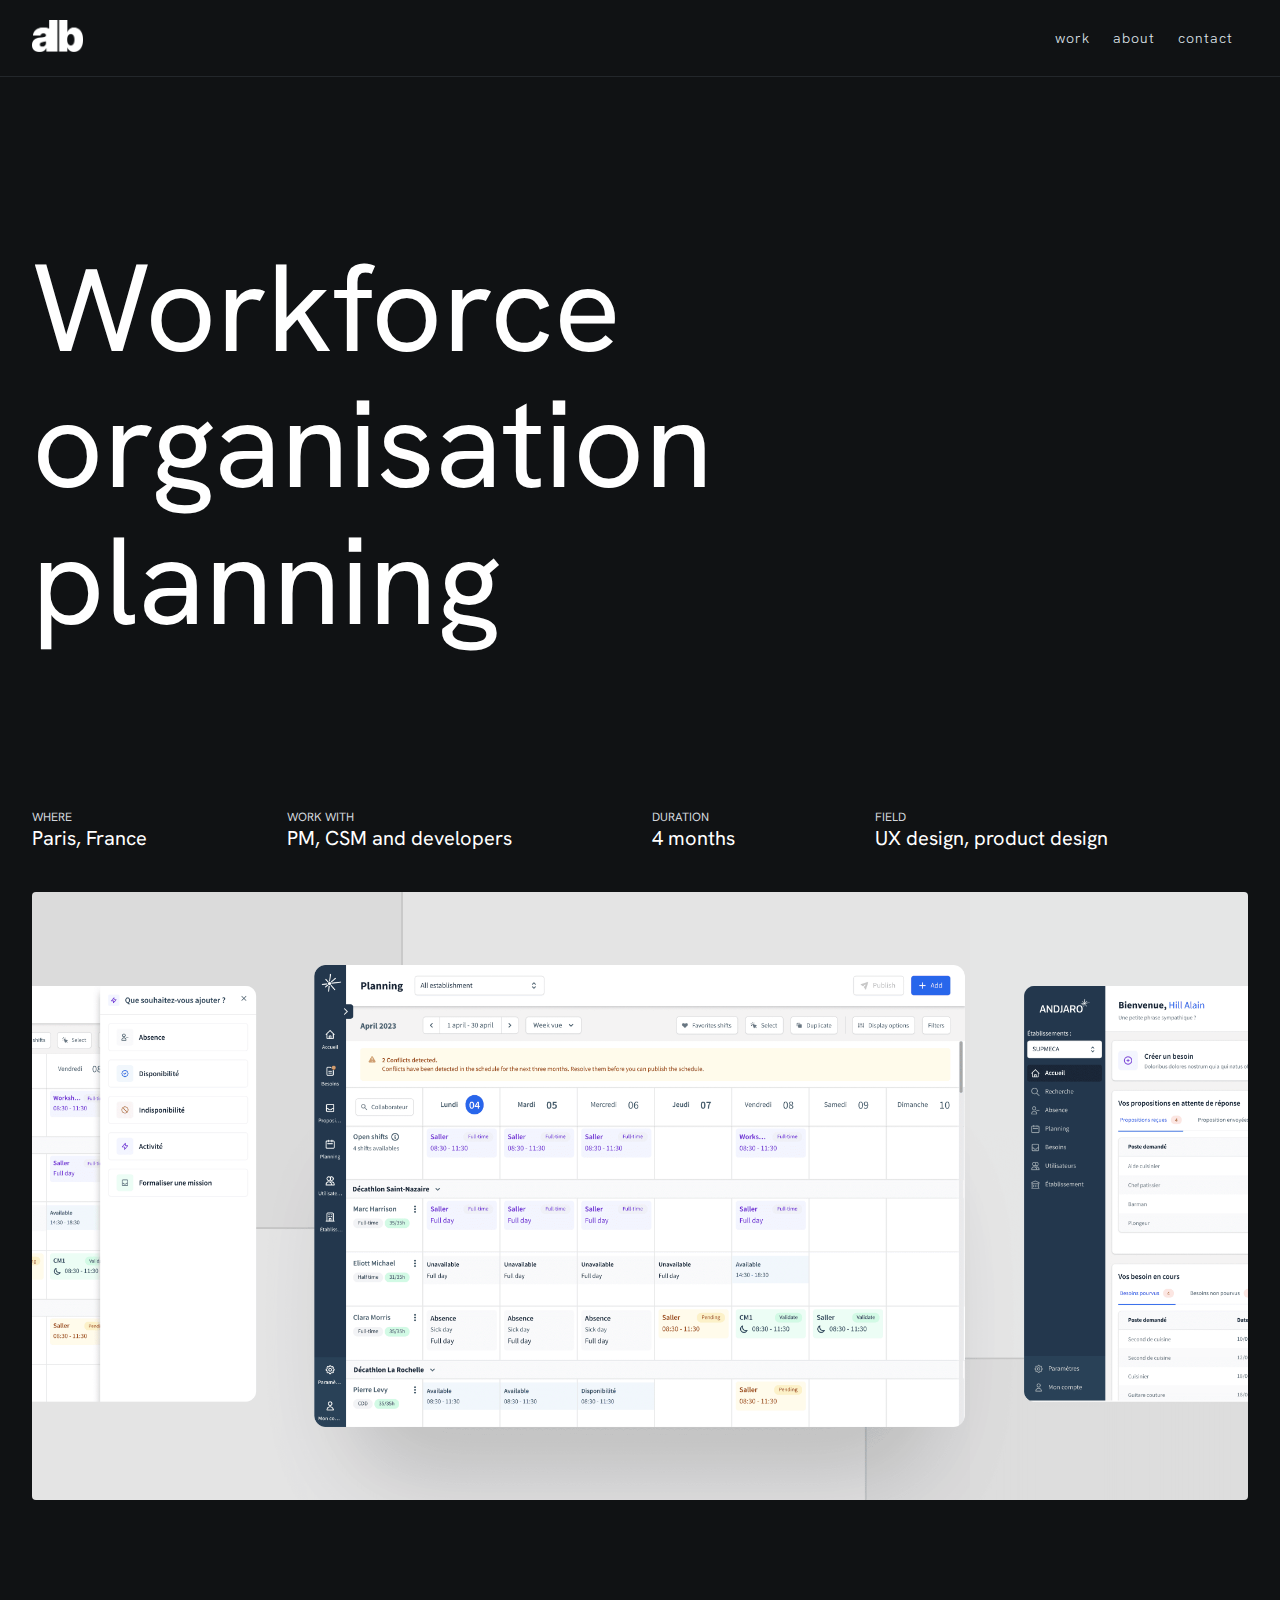
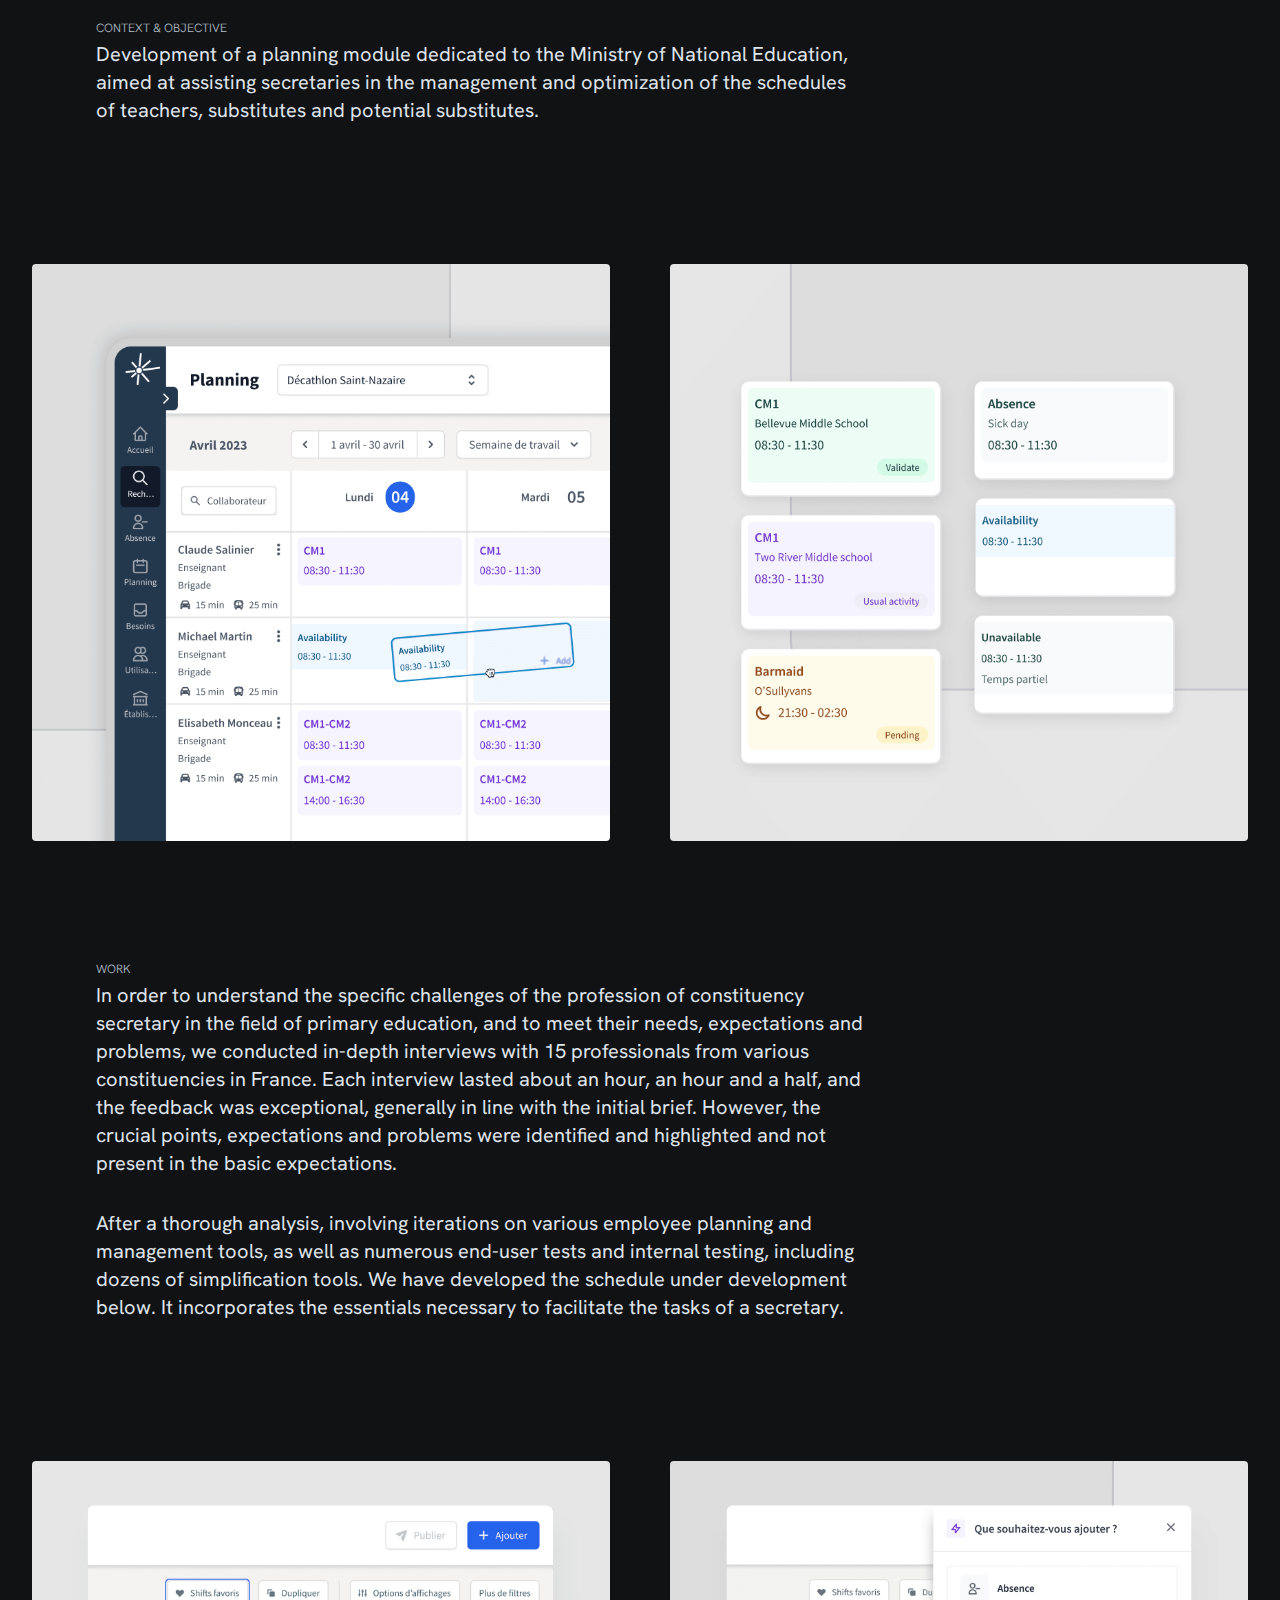
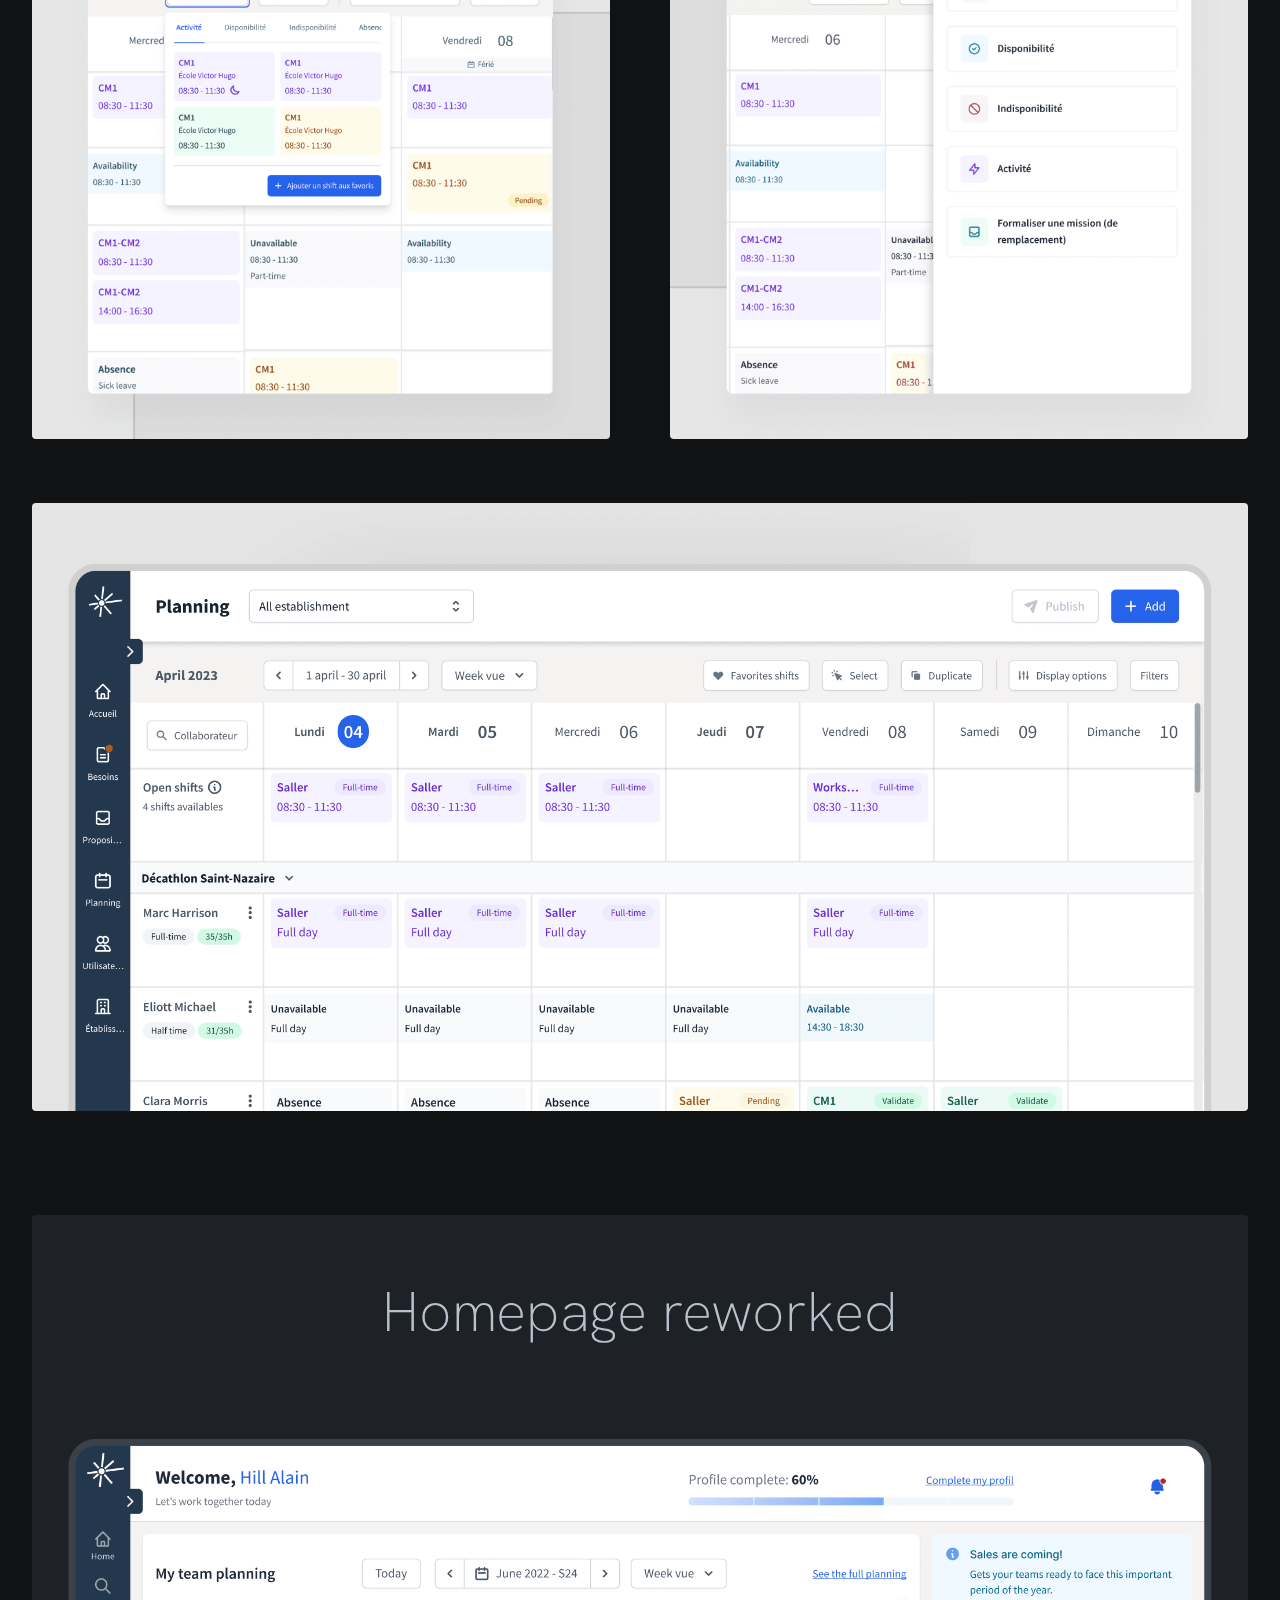
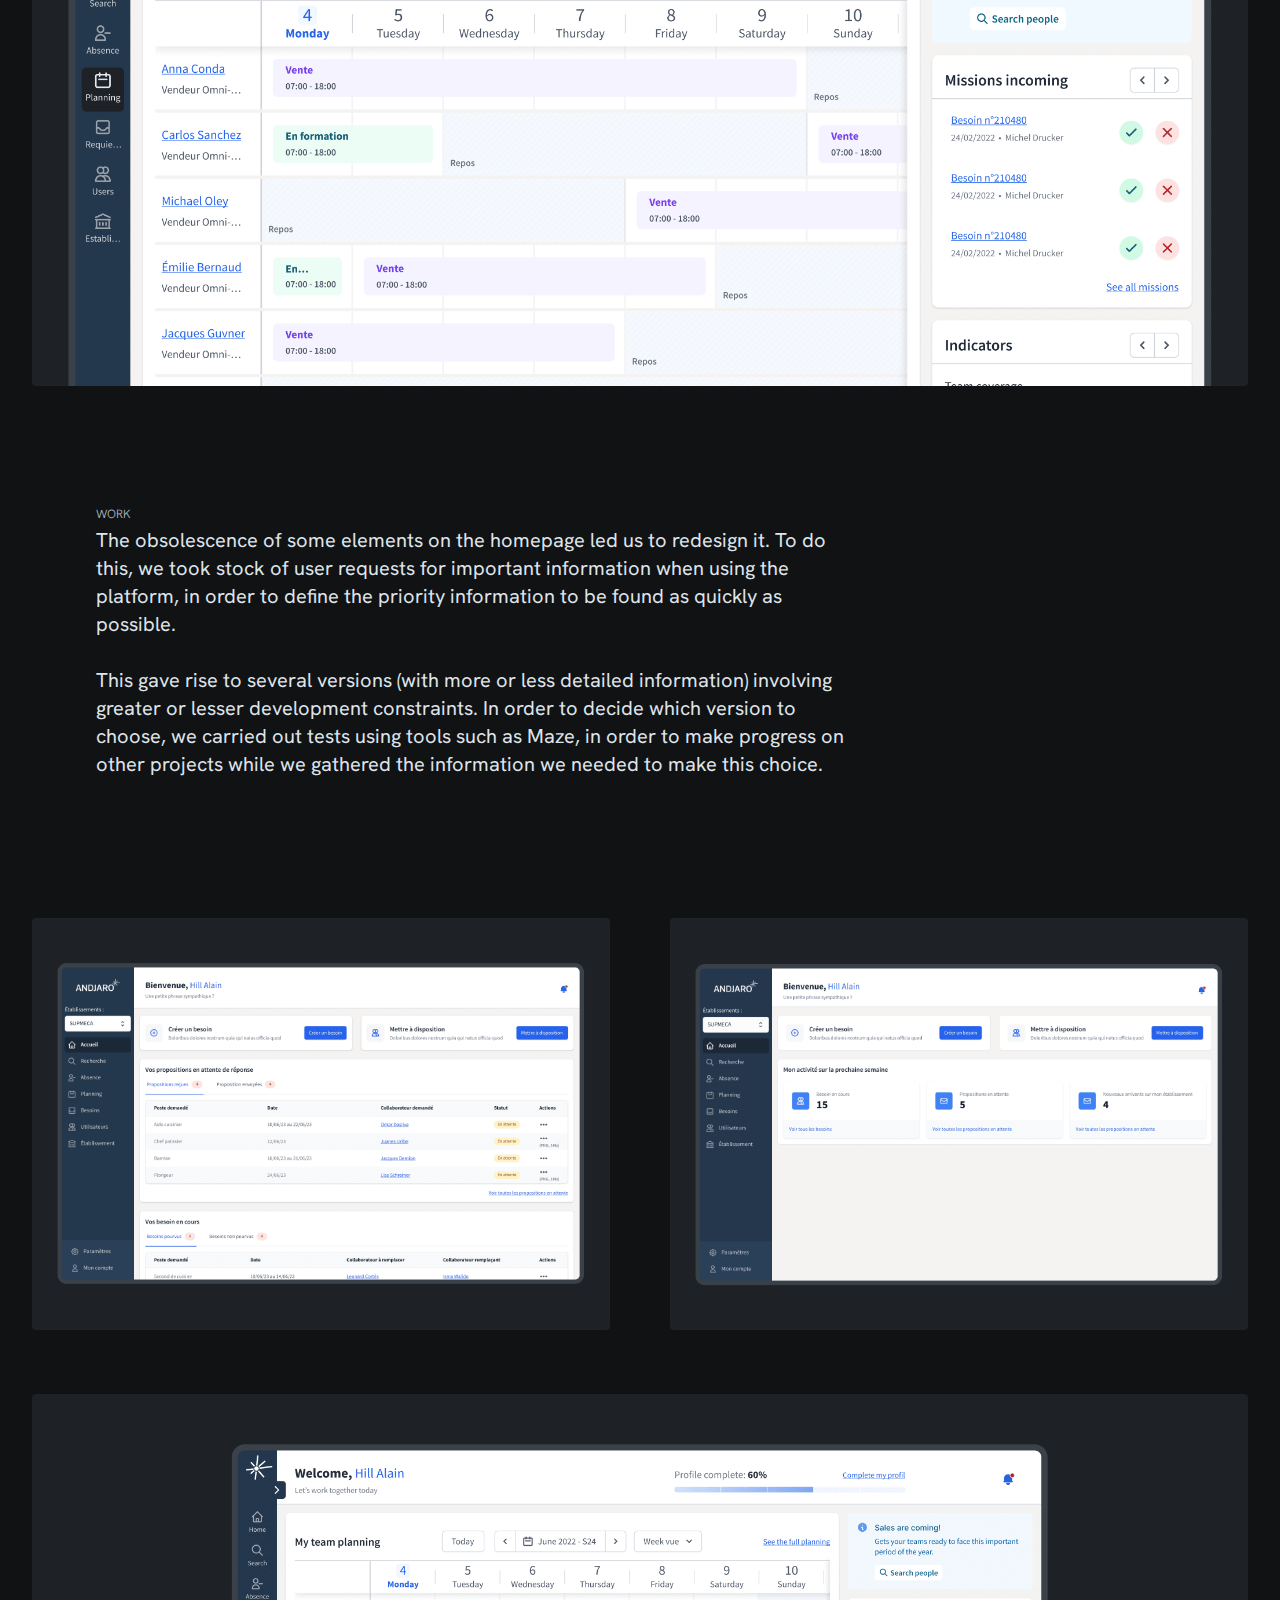
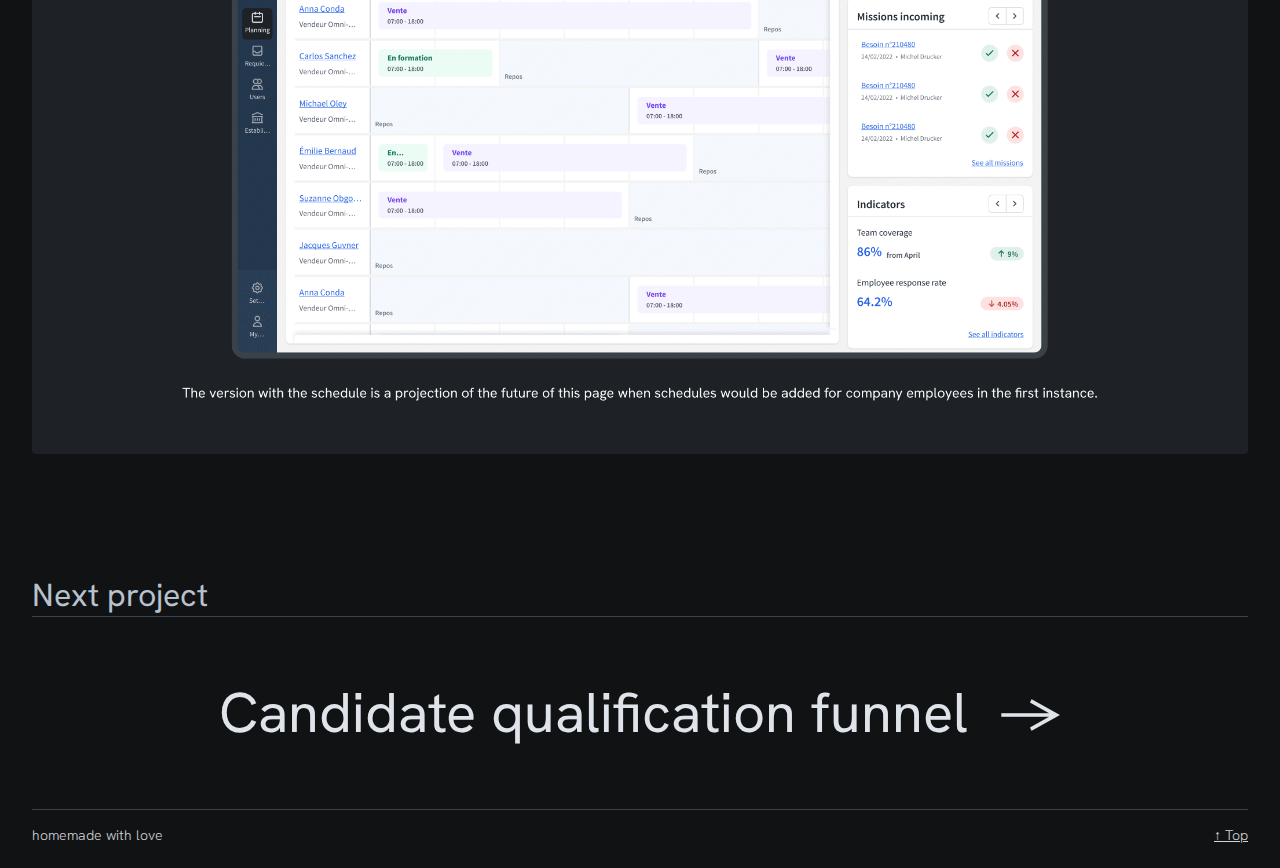
<file: project/planning.html>
<!DOCTYPE html>
<html lang="en">
<head>
    <meta charset="UTF-8">
    <meta name="viewport" content="width=device-width, initial-scale=1.0">
    <link rel="preconnect" href="https://fonts.googleapis.com">
    <link rel="preconnect" href="https://fonts.gstatic.com" crossorigin>
    <link href="https://fonts.googleapis.com/css2?family=Hanken+Grotesk:wght@200;300;400;600;700&display=swap" rel="stylesheet">
    <link rel="stylesheet" href="planning.css" text="style/css" />
    <link rel="shortcut icon" type="image/png" href="../image/favicon.png">
    <title>Workforce organisation planning</title>
</head>
<body>
    <header class="header">
        <div class="header_logo"><a href="../index.html"><img src="../image/logo.png" alt=""></a></div>
        <div class="header_navigation">
            <div class="header_navigation_anchor">
                <div><a href="../index.html">work</a></div>
                <div><a href="../about.html">about</a></div>
                <div><a href="#contact-box" class="contact-link">contact</a></div>
            </div>
        </div>
    </header>

    <div id="contact-box">
        <div class="contact-content">
          <h2>Contact Information</h2>
          <ul>
            <li><a href="mailto:antoine.lebras1@gmail.com">Email me <span>→</span></a></li>
            <li><a href="tel:+652436967">Call <span>→</span></a></li>
            <li><a href="https://www.linkedin.com/in/antoine-le-bras-031085131/">LinkedIn <span>→</span></a></li>
          </ul>
          <a href="#" class="close-link">close x</a>
        </div>
      </div>

    <main>
        <div class="project_title">
            <!--
            <div class="project_title_shape"></div>
            -->
            <h1 class="project_title_text">Workforce organisation planning</h1>
        </div>
        
        <section class="meta_data_container">
            <div class="meta_data_block">
                <p class="meta_data_label">Where</p>
                <h3 class="meta_data_text">Paris, France</h3>  
            </div>
            <div class="meta_data_block">
                <p class="meta_data_label">Work with</p>
                <h3 class="meta_data_text">PM, CSM and developers</h3>  
            </div>
            <div class="meta_data_block">
                <p class="meta_data_label">Duration</p>
                <h3 class="meta_data_text">4 months</h3>  
            </div>
            <div class="meta_data_block">
                <p class="meta_data_label">Field</p>
                <h3 class="meta_data_text">UX design, product design</h3>  
            </div>
        </section>
        <div class="main_banner_image"><img src="images/FrontPlanningImage.png" alt=""></div>
        <section class="text_container">
            <h2>Context & objective</h2>
            <p>
                Development of a planning module dedicated to the Ministry of National 
                Education, aimed at assisting secretaries in the management and 
                optimization of the schedules of teachers, substitutes and potential 
                substitutes.
            </p>
        </section>
        <section class="duo_image_container">
            <div class="duo_image_block"><img src="images/Planning_L1.png" alt=""></div>
            <div class="duo_image_block"><img src="images/Planning_R1.png" alt=""></div>
        </section>
        <section class="duo_image_container_mobile">
            <div class="duo_image_block_mobile"><img src="images/Planning_L1.png" alt=""></div>
            <div class="duo_image_block_mobile"><img src="images/Planning_R1.png" alt=""></div>
        </section>
        <section class="text_container">
            <h2>Work</h2>
            <p>
                In order to understand the specific challenges of the profession of 
                constituency secretary in the field of primary education, and to meet 
                their needs, expectations and problems, we conducted in-depth interviews 
                with 15 professionals from various constituencies in France. Each interview 
                lasted about an hour, an hour and a half, and the feedback was exceptional, 
                generally in line with the initial brief. However, the crucial points, 
                expectations and problems were identified and highlighted and not present 
                in the basic expectations. <br><br>
            </p>
            <p>
                After a thorough analysis, involving iterations on various employee 
                planning and management tools, as well as numerous end-user tests and 
                internal testing, including dozens of simplification tools. We have 
                developed the schedule under development below. It incorporates the 
                essentials necessary to facilitate the tasks of a secretary.
            </p>
        </section>
        <section class="duo_image_container">
            <div class="duo_image_block"><img src="images/Planning_L2.png" alt=""></div>
            <div class="duo_image_block"><img src="images/Planning_R2.png" alt=""></div>
        </section>
        <section class="duo_image_container_mobile">
            <div class="duo_image_block_mobile"><img src="images/Planning_L2Mobile.png" alt=""></div>
            <div class="duo_image_block_mobile"><img src="images/Planning_R2Mobile.png" alt=""></div>
        </section>
        
        <section class="full_width_img_container"><img src="images/Full_Width_Planning_2.png" alt=""></section>
        <section class="full_width_img_container_mobile"><img src="images/Full_Width_Planning_2Mobile.png" alt=""></section>
       
        <section class="mix_title_container">Homepage reworked</section>
        <section class="full_width_img_container" id="full_width_img_container_title"><img src="images/Full_Width_Homepage.png" alt=""></section>
        <section class="full_width_img_container_mobile" id="full_width_img_container_title"><img src="images/Full_Width_Homepage.png" alt=""></section>
        <section class="text_container">
            <h2>Work</h2>
            <p>
            The obsolescence of some elements on the homepage led us to redesign it. To do this, 
            we took stock of user requests for important information when using the platform, 
            in order to define the priority information to be found as quickly as possible. <br><br>
            This gave rise to several versions (with more or less detailed information) involving 
            greater or lesser development constraints. In order to decide which version to choose, 
            we carried out tests using tools such as Maze, in order to make progress on other 
            projects while we gathered the information we needed to make this choice.  
            </p>
        </section>
        <section class="duo_image_container">
            <div class="duo_image_block"><img src="images/Homepage_L1.png" alt=""></div>
            <div class="duo_image_block"><img src="images/Homepage_R1.png" alt=""></div>
        </section>
        <section class="full_width_img_container_mobile"><img src="images/Full_Width_Homepage_3Mobile.png" alt=""></section>
        <section class="full_width_img_container_mobile"><img src="images/Full_Width_Homepage_4Mobile.png" alt=""></section>
        <section class="full_width_img_container"><img src="images/Full_Width_Homepage_2.png" alt=""></section>
        <section class="full_width_img_container_mobile"><img src="images/Full_Width_Homepage_2Mobile.png" alt=""></section>
        
        <section class="otherproject_container">
            <h2>Next project</h2>
            <div class="otherproject_container_section">
                <div class="otherproject_next">
                    <a href="funnel.html">
                        <div class="otherproject_title_next">Candidate qualification funnel</div>
                        <div class="otherproject_arrow_next">→</div>
                    </a>
                </div>
            </div>
        </section>
    </main>
    <footer>
        <div class="footer_mobile_LinkedIn">LinkedIn</div>
        <div class="footer_made_by">homemade with love</div>
        <div class="footer_top"><a href="#top">↑ Top</a></div>
    </footer>
</body>
<script src="../script.js"></script>
</html>
</file>
<file: style.css>
* {
    margin: 0 auto;
    padding: 0 auto;
    box-sizing: border-box;
    scroll-behavior: smooth;
}
html{
    background: #101214;
}


.header{
    width: 100%;
    position: fixed;
    padding-top: 20px;
    padding-bottom: 20px;
    left: 0;
    top: 0;
    background: #101214;
    backdrop-filter: blur(5px);
    display: flex;
    flex-direction: row;
    justify-content: space-between;
    align-items: center;
    border-bottom: .5px solid #23272B;
    z-index: 30;
}
.header_logo{
    width: 4%;
    margin-left: 2.5%;
}
.header_logo img{
    object-fit: cover;
    width: 100%;
}

.header_navigation{
    display: flex;
    flex-direction: row;
    align-items: center;
    justify-content: space-around;
    width: 90%;
    margin-left: 2.5%;
}
.header_navigation_anchor{
    margin-right: 2.5%;
    display: flex;
    width: 17.5%;
}
.header_navigation_anchor_mobile{
    display: none;
}
.header_navigation_link{
    margin-right: 7.5%;
}

.header_navigation a{
    text-decoration: none;
    /* typo */
    color: #DFE4EA;
    font-family: 'Hanken Grotesk';
    font-size: 14px;
    font-style: normal;
    font-weight: 300;
    line-height: normal;
    letter-spacing: 1px;
}
.header_navigation a:hover{
    text-decoration: underline;
}

/* --- contact --- */


#contact-box {
    display: none;
    position: fixed;
    top: 0;
    left: 0;
    width: 100%;
    height: 100%;
    background: rgba(16, 18, 20, 0.98);;
    z-index: 100;
  }
  
  .contact-content {
    margin-top: 120px;
    padding: 20px;
    display: flex;
    flex-direction: column;
    height: 100%;
    width: 100%;
    position: relative;
  }
  
  .contact-content h2 {
    margin-left: 2.5%;
    margin-top: 0;
    font-family: 'Hanken Grotesk';
    font-size: 16px;
    font-style: normal;
    font-weight: 300;
    line-height: 42px; /* 131.25% */    
    color: #B8C2CE;
    text-transform: uppercase;
    margin-bottom: 60px;
    border-bottom: 1px solid #3A4149;
    width: 95%;
  }
  
  .contact-content ul {
    list-style: none;
    padding: 0;
    margin-left: 2.5%;
  }
  
  .contact-content li {
    margin-bottom: 50px;
  }
  
  .contact-content a {
    text-decoration: none;
    width: 80%;
    margin-right: 0;
  }
  li a{
    color: #B8C2CE;
    font-family: 'Hanken Grotesk';
    font-size: 56px;
    font-style: normal;
    font-weight: 300;
  }
  .contact-content span{
    font-size: 40px;
  }
  
  .close-link {
    display: block;
    text-decoration: none;
    cursor: pointer;
    position: absolute;
    top: 4%;
    left: 92%;
    color: #B8C2CE;
    font-family: 'Hanken Grotesk';
  }
  .close-link:hover{
    text-decoration: underline;
  }
  



/* main */ 

.top_container{
    width: 95%;
    padding-top: 200px;
    display: flex;
    flex-direction: row;
}
.top_container_shape{
    width: 15%;
    height: 1px;
    background: #3A4149;
    margin-top: 30px;
    margin-left: 0;
}

.top_container_title{
    color: #B8C2CE;
    font-family: 'Hanken Grotesk';
    font-size: 40px;
    font-style: normal;
    font-weight: 300;
    line-height: 56px; /* 131.25% */
    width: 80%;
    margin-right: 0;
}
h1 span{
    font-weight: 700;
    color: #DFE4EA;
}

/* work section */ 

.work_container{
    padding-top: 200px;
    width: 95%;
}
.work_title{
    width: 100%;
    padding-top: 4px;
    border-bottom: 1px solid #3A4149;

    /* typo */ 

    color: #DFE4EA;
    font-family: 'Hanken Grotesk';
    font-size: 32px;
    font-style: normal;
    font-weight: 300;
    line-height: 42px; /* 131.25% */    
}



.work_article_container{
    width: 100%;
    margin-top: 40px;
    margin-left: 0;
    display: flex;
    flex-direction: column;
    flex-wrap: wrap;
    gap: 64px 5%;
}

.work_article{
    margin-left: 0;
    margin-right: 0;
    width: 100%;
}
.work_article:hover a{
    text-decoration: underline #DFE4EA;
}
.work_article:hover .work_article_image img{
    transform: scale(.99);
    z-index: 4;
}
.work_article_image{
    overflow: hidden;
    z-index: 4;
}

.work_article_image img{
    width: 100%;
    object-fit: cover;
    transition: .3s;
    border-radius: 4px;
}
.work_article a{
    text-decoration: none;
}

.work_article_description{
    width: 100%;
    margin-top: 16px;
    margin-bottom: 24px;
}
.work_article_description h3{
    color: #DFE4EA;
    font-family: 'Hanken Grotesk';
    font-size: 24px;
    font-style: normal;
    font-weight: 400;
    line-height: 26.4px; /* 110% */   
}
.work_article_description p{
    color: #B8C2CE;
    font-family: 'Hanken Grotesk';
    font-size: 16px;
    font-style: normal;
    font-weight: 300;
    line-height: 26.4px; /* 165% */   
}

/* about_section */

.about_container{
    padding-top: 100px;
    width: 95%;
}
.about_title{
    width: 100%;
    padding-top: 16px;
    border-top: .5px solid #3A4149;

    /* typo */ 
    text-align: center;
    color: #DFE4EA;
    font-family: 'Hanken Grotesk';
    font-size: 32px;
    font-style: normal;
    font-weight: 300;
    line-height: 42px; /* 131.25% */ 
    margin-bottom: 24px;
}
.about_link{
    display: flex;
    flex-direction: row;
    width: 25%;
}
.about_link a{
    color: #B8C2CE;
    font-family: 'Hanken Grotesk';
    text-decoration: none;
}
.about_link a:hover{
    text-decoration: underline;
}


/* footer */

footer{
    margin-top: 80px;
    top: 0;
    left: 0;
    text-align: center;
    padding-top: 20px;
    padding-bottom: 20px;
    width: 95%;
    color: #DFE4EA;
    font-family: 'Hanken Grotesk';
    font-size: 14px;
    font-style: normal;
    font-weight: 400;
    line-height: normal;
    border-top: .5px solid #3A4149;
    display: flex;
    flex-direction: row;
}
.footer_made_by{
    margin-left: 0;
}
.footer_mobile_LinkedIn{
    display: none;
}
.footer_top{
    margin-right: 0;
}
.footer_top a{
    color: #D1D5DB;
    font-style: normal;
}



/* responsive */

@media screen and (max-width: 500px){
    
    .header{
        flex-direction: column;
        align-items: center;
    }
    .header_logo{
        width: 20%;
        margin-left: auto;
    }
    .header_navigation{
        margin-left: auto;
        margin-top: 16px;
        background: none;
    }
    .header_navigation_anchor{
        display: flex;
        flex-direction: row;
        justify-content: center;
        align-items: center;
        width: 100%;
    }
    .header_navigation_anchor div{
        width: fit-content;
    }
    .header_navigation_anchor_mobile{
        display: block ;
    }
    .header_navigation_contact{
        display: none;
    }
    .header_navigation_link{
        display: none;
    }

    /* ---- */

    .top_container{
        padding-top: 180px;
    }
    .top_container_shape{
        margin-top: 16px;
    }

    .top_container_title{
        font-size: 24px;
        line-height: 34px;
    }

    /* ---- */

    .work_container{
        padding-top: 100px;
    }
    .work_title{
        padding-top: 16px;
        font-size: 24px;
    }
    .work_article_container{
        gap: 16px 5%;
    }
    .work_article{
        width: 100%;
    }
    .work_article_description p{
        margin-top: 0px;
    }

    /* ---- */

    .about_container{
        padding-top: 60px;
    }
    .about_title{
        font-size: 24px;
    }
    .about_link{
        width: 80%;
    }

    /* ---- */

    footer{
        display: flex;
        flex-direction: row;
        align-items: center;
        justify-content: center;
    }

    .footer_mobile{
        display: block;
    }
    .footer_mobile_LinkedIn{
        margin-left: 0;
    }
    .footer_top{
        margin-right: 0;
    }
    .footer_made_by{
        font-size: 12px;
    }


    /* --- contact --- */

    .close-link{
        left: 80%;
    }
    li a{
        font-size: 40px;
    }
    .contact-content li{
        margin-bottom: 24px;
    }
    .contact-content h2{
        margin-bottom: 40px;
    }
    .contact-content span{
        font-size: 32px;
    }
}
</file>
<file: about.css>
* {
    margin: 0 auto;
    padding: 0 auto;
    box-sizing: border-box;
    scroll-behavior: smooth;
}
html{
    background: #101214;
}


.header{
    width: 100%;
    position: fixed;
    padding-top: 20px;
    padding-bottom: 20px;
    left: 0;
    top: 0;
    background: #101214;
    backdrop-filter: blur(5px);
    display: flex;
    flex-direction: row;
    justify-content: space-between;
    align-items: center;
    border-bottom: .5px solid #23272B;
    z-index: 30;
}
.header_logo{
    width: 4%;
    margin-left: 2.5%;
}
.header_logo img{
    object-fit: cover;
    width: 100%;
}

.header_navigation{
    display: flex;
    flex-direction: row;
    align-items: center;
    justify-content: space-around;
    width: 90%;
    margin-left: 2.5%;
}
.header_navigation_anchor{
    margin-right: 2.5%;
    display: flex;
    width: 17.5%;
}
.header_navigation_anchor_mobile{
    display: none;
}
.header_navigation_link{
    margin-right: 7.5%;
}

.header_navigation a{
    text-decoration: none;
    /* typo */
    color: #DFE4EA;
    font-family: 'Hanken Grotesk';
    font-size: 14px;
    font-style: normal;
    font-weight: 300;
    line-height: normal;
    letter-spacing: 1px;
}
.header_navigation a:hover{
    text-decoration: underline;
}
.header_navigation_anchor_active{
    text-decoration: underline;
    color: #DFE4EA;
}
.header_navigation_anchor_active a{
    font-weight: 600;
}

/* --- contact --- */


#contact-box {
    display: none;
    position: fixed;
    top: 0;
    left: 0;
    width: 100%;
    height: 100%;
    background: rgba(16, 18, 20, 0.98);;
    z-index: 100;
  }
  
  .contact-content {
    margin-top: 120px;
    padding: 20px;
    display: flex;
    flex-direction: column;
    height: 100%;
    width: 100%;
    position: relative;
  }
  
  .contact-content h2 {
    margin-left: 2.5%;
    margin-top: 0;
    font-family: 'Hanken Grotesk';
    font-size: 16px;
    font-style: normal;
    font-weight: 300;
    line-height: 42px; /* 131.25% */    
    color: #B8C2CE;
    text-transform: uppercase;
    margin-bottom: 60px;
    border-bottom: 1px solid #3A4149;
    width: 95%;
  }
  
  .contact-content ul {
    list-style: none;
    padding: 0;
    margin-left: 2.5%;
  }
  
  .contact-content li {
    margin-bottom: 50px;
  }
  
  .contact-content a {
    text-decoration: none;
    width: 80%;
    margin-right: 0;
  }
  li a{
    color: #B8C2CE;
    font-family: 'Hanken Grotesk';
    font-size: 56px;
    font-style: normal;
    font-weight: 300;
    line-height: 56px; /* 131.25% */
  }
  .contact-content span{
    font-size: 40px;
  }
  
  .close-link {
    display: block;
    text-decoration: none;
    cursor: pointer;
    position: absolute;
    top: 4%;
    left: 92%;
    color: #B8C2CE;
    font-family: 'Hanken Grotesk';
  }
  




/* -- main -- */

/* -- heading -- */

.intro_container{
    margin-top: 160px;
    width: 95%;
    margin-left: 2.5%;
    display: flex;
    flex-direction: row;
    justify-content: flex-start;
}
.intro_text{
    width: 40%;
    margin-left: 0;
}
.intro_text h4, 
.rewind h4{
    color: #D1D5DB;
    font-family: 'Hanken Grotesk';
    text-transform: uppercase;
    font-size: 12px;
    font-style: normal;
    font-weight: 600;
    line-height: normal;    
}
.intro_text p{
    margin-top: 16px;
    color: #B8C2CE;
    font-family: 'Hanken Grotesk';
    font-size: 16px;
    font-style: normal;
    font-weight: 300;
    line-height: 22.4px; /* 165% */   
}
.intro_resume{
    margin-top: 16px;
}
.intro_resume a{
    color: #B8C2CE;
    font-family: 'Hanken Grotesk';
    font-size: 16px;
    font-style: normal;
    font-weight: 300;
}


/* -- rewind -- */

.rewind{
    width: 27%;
    margin-right: 2.5%;
}
.rewind h4{
    margin-bottom: 16px;
}
.rewind_container{
    width: 100%;
}
.rewind_block{
    border-bottom: .5px solid #3A4149;
    display: flex;
    flex-direction: row;
    align-items: center;
    margin-bottom: 16px;
    padding-bottom: 4px;
    padding-top: 4px;
    cursor: pointer;
    border-radius: 4px;
    position: relative;
}
.rewind_image{
    width: 48px;
    height: 48px;
    margin-left: 0;
    border-radius: 4px;
    margin-right: 0;
    margin-left: 4px;
}
.rewind_image img{
    width: 100%;
    object-fit: cover;
    border-radius: 4px;
}
.rewind_block h5{
    color: #B8C2CE;
    font-family: 'Hanken Grotesk';
    font-size: 16px;
    font-style: normal;
    font-weight: 400;
    line-height: 26px; /* 162.5% */   
    margin-left: 16px;
}
.rewind_play_base{
    margin-right: 8px;
}
.rewind_play{
    display: none;
    margin-right: 8px;
}
.rewind_block:hover .rewind_play{
    display: flex;
    align-items: center;
    justify-content: center;
    transition: .3s;
}
.rewind_block:hover .rewind_play_base{
    display: none;
}
.rewind_block:hover{
    background: #3A4149;
}

/* -- modal interest -- */
/* Le reste du code reste inchangé */

/* -- modal interest -- */

.modal {
    display: none;
    position: fixed;
    z-index: 100;
    top: 0;
    left: 0;
    width: 100%;
    height: 100%;
    overflow: auto;
    background: rgba(45, 47, 48, 0.50);
    transition: background-color 0.3s ease;
}

.close {
    float: right;
    color: #B8C2CE;
    font-family: 'Hanken Grotesk';
    font-size: 16px;
    cursor: pointer;
}

.close:hover,
.close:focus {
    text-decoration: underline;
    cursor: pointer;
}

.modal-content {
    margin: 10% auto;
    padding: 20px;
    background-color: #101214;
    border-radius: 4px;
    width: 80%;
}

.modal_content_container {
    display: flex;
    flex-direction: row;
    margin-top: 8px;
    padding-bottom: 30px;
}

.modal_disc {
    position: relative;
    width: 400px;
    height: 400px;
    transition: transform 0.3s ease-out;
    animation: rotateInfinite 10s linear infinite;
}

/* Ajoutez la règle pour la pause de l'animation */
.modal_disc.paused {
    animation-play-state: paused;
}
.modal_disc:hover{
    animation: none;
}

.modal_disc img {
    width: 100%;
    height: 100%;
    object-fit: cover;
}

@keyframes rotateInfinite {
    0% {
        transform: rotate(0deg);
    }
    100% {
        transform: rotate(360deg);
    }
}

.modal_content_block {
    width: 45%;
    margin-right: 2.5%;
}

.modal_content_block h2 {
    font-size: 40px;
    color: #D1D5DB;
    font-family: 'Hanken Grotesk';
    font-style: normal;
    font-weight: 300;
    line-height: 32px;
    margin-right: 24px;
    width: 100%;
    margin-top: 24px;
}

.modal_chips_container {
    display: flex;
    flex-direction: row;
    margin-left: 0;
    margin-top: 24px;
    border-bottom: .5px solid #3A4149;
    padding-bottom: 8px;
}

.modal_chips {
    font-size: 14px;
    font-family: 'Hanken Grotesk';
    font-style: normal;
    font-weight: 600;
    padding: 4px 10px;
    margin-right: 8px;
    margin-left: 0;
    background: #23272B;
    color: #B8C2CE;
    border-radius: 16px;
}

.modal_content {
    margin-top: 24px;
    color: #B8C2CE;
    font-family: 'Hanken Grotesk';
    font-size: 16px;
    font-style: normal;
    font-weight: 400;
    line-height: 110%;
}

.modal.show {
    background: rgba(45, 47, 48, 0.50);
}

/* Le reste du code reste inchangé */


/* -- resume -- */

.resume_container{
    width: 95%;
    display: flex;
    flex-direction: row;
    margin-top: 100px;
    gap: 2%;
}

.resume_block{
    width: 35%;
    margin-left: 0;
}
.resume_block_certification{
    width: 20%;
    margin-left: 0;
}

.resume_title{
    text-transform: uppercase;
    color: #D1D5DB;
    font-family: 'Hanken Grotesk';
    font-size: 12px;
    font-style: normal;
    font-weight: 600;
    line-height: 26px; /* 162.5% */
}

.resume_info{
    margin-top: 8px;
}

.resume_list{
    border-bottom: .5px solid #3A4149;
    margin-bottom: 8px;
    padding-bottom: 4px;
    color: #DFE4EA;
    font-family: 'Hanken Grotesk';
    font-size: 16px;
    font-style: normal;
    font-weight: 400;
    line-height: 26px; /* 162.5% */   
}

.resume_list span{
    color: #c4c4c4;
    font-family: 'Hanken Grotesk';
    font-size: 12px;
    font-style: normal;
    font-weight: 400;
    line-height: 26px;   
}







/* responsive */

@media screen and (max-width: 500px){
    
    .header{
        flex-direction: column;
        align-items: center;
    }
    .header_logo{
        width: 20%;
        margin-left: auto;
    }
    .header_navigation{
        margin-left: auto;
        margin-top: 16px;
        background: none;
    }
    .header_navigation_anchor{
        display: flex;
        flex-direction: row;
        justify-content: center;
        align-items: center;
        width: 100%;
    }
    .header_navigation_anchor div{
        width: fit-content;
    }
    .header_navigation_anchor_mobile{
        display: block ;
    }
    .header_navigation_contact{
        display: none;
    }
    .header_navigation_link{
        display: none;
    }


    /* -- heading -- */ 

    .intro_container{
        width: 95%;
        margin-top: 180px;
        flex-direction: column;
    }
    .intro_text{
        width: 100%;
    }
    .intro_text h4, 
    .rewind h4{
        font-weight: 600;
    }
    .rewind{
        width: 100%;
        margin-top: 80px;
    }

    /* -- modal -- */

    .modal-content{
        width: 90%;
        margin-left: 5%;
        margin-right: 5%;
        pad: 16px;
        margin-top: 5%;
    }
    .modal_content_container{
        flex-direction: column-reverse;
        width: 100%;
    }
    .modal_content_block{
        width: 100%;
    }
    .modal_content_block h2{
        font-size: 32px;
    }
    .modal_disc{
        margin-top: 32px;
        width: 300px;
        height: 300px;
    }
    .modal_chips_container{
        flex-wrap: wrap;
        gap: 8px 0px;
    }

    /* -- resume -- */

    .resume_container{
        flex-direction: column;
        margin-top: 120px;
    }
    .resume_block,
    .resume_block_certification{
        width: 100%;
        margin-bottom: 60px;
    }

    /* --- contact --- */

    .close-link{
        left: 80%;
    }
    li a{
        font-size: 40px;
    }
    .contact-content li{
        margin-bottom: 24px;
    }
    .contact-content h2{
        margin-bottom: 40px;
    }
    .contact-content span{
        font-size: 32px;
    }
}
</file>
<file: project/berlioz.css>
* {
    margin: 0 auto;
    padding: 0 auto;
    box-sizing: border-box;
    scroll-behavior: smooth;
}
html{
    background: #101214;
}

.header{
    width: 100%;
    position: fixed;
    padding-top: 20px;
    padding-bottom: 20px;
    left: 0;
    top: 0;
    background: #101214;
    backdrop-filter: blur(5px);
    display: flex;
    flex-direction: row;
    justify-content: space-between;
    align-items: center;
    border-bottom: .5px solid #23272B;
    z-index: 30;
}
.header_logo{
    width: 4%;
    margin-left: 2.5%;
}
.header_logo img{
    object-fit: cover;
    width: 100%;
}

.header_navigation{
    display: flex;
    flex-direction: row;
    align-items: center;
    justify-content: space-around;
    width: 90%;
    margin-left: 2.5%;
}
.header_navigation_anchor{
    margin-right: 2.5%;
    display: flex;
    width: 17.5%;
}
.header_navigation_anchor_mobile{
    display: none;
}
.header_navigation_link{
    margin-right: 7.5%;
}

.header_navigation a{
    text-decoration: none;
    /* typo */
    color: #DFE4EA;
    font-family: 'Hanken Grotesk';
    font-size: 14px;
    font-style: normal;
    font-weight: 300;
    line-height: normal;
    letter-spacing: 1px;
}
.header_navigation a:hover{
    text-decoration: underline;
}
/* --- contact --- */


#contact-box {
    display: none;
    position: fixed;
    top: 0;
    left: 0;
    width: 100%;
    height: 100%;
    background: rgba(16, 18, 20, 0.98);;
    z-index: 100;
  }
  
  .contact-content {
    margin-top: 120px;
    padding: 20px;
    display: flex;
    flex-direction: column;
    height: 100%;
    width: 100%;
    position: relative;
  }
  
  .contact-content h2 {
    margin-left: 2.5%;
    margin-top: 0;
    font-family: 'Hanken Grotesk';
    font-size: 16px;
    font-style: normal;
    font-weight: 300;
    line-height: 42px; /* 131.25% */    
    color: #B8C2CE;
    text-transform: uppercase;
    margin-bottom: 60px;
    border-bottom: 1px solid #3A4149;
    width: 95%;
  }
  
  .contact-content ul {
    list-style: none;
    padding: 0;
    margin-left: 2.5%;
  }
  
  .contact-content li {
    margin-bottom: 50px;
  }
  
  .contact-content a {
    text-decoration: none;
    width: 80%;
    margin-right: 0;
  }
  li a{
    color: #B8C2CE;
    font-family: 'Hanken Grotesk';
    font-size: 56px;
    font-style: normal;
    font-weight: 300;
    line-height: 56px; /* 131.25% */
  }
  .contact-content span{
    font-size: 40px;
  }
  .close-link {
    display: block;
    text-decoration: none;
    cursor: pointer;
    position: absolute;
    top: 4%;
    left: 92%;
    color: #B8C2CE;
    font-family: 'Hanken Grotesk';
  }
  

/* heading content */

.project_title{
    margin-top: 360px;
    width: 95%;
    display: flex;
    flex-direction: row;
    align-items: center;
}
.project_title_shape{
    width: 10%;
    height: 1px;
    background: #FFF;
    margin-left: 0;
}
.project_title_text{
    color: #FFF;
    font-family: 'Hanken Grotesk';
    font-size: 124px;
    font-style: normal;
    font-weight: 400;
    line-height: 64px; /* 131.25% */
    width: 85%;
    margin-left: 0;
}

/* ----- meta data ----- */

.meta_data_container{
    width: 95%;
    margin-top: 240px;
    display: flex;
    flex-direction: row;
    justify-content: center;
    align-items: center;
}
.meta_data_block{
    margin-left: 0;
    width: fit-content;
}
.meta_data_label{
    color: #D1D5DB;
    font-family: 'Hanken Grotesk';
    font-size: 12px;
    font-style: normal;
    font-weight: 400;
    text-transform: uppercase;  
}
.meta_data_text{
    color: #FFF;
    font-family: 'Hanken Grotesk';
    font-size: 20px;
    font-style: normal;
    font-weight: 400;
    line-height: 26.4px; /* 132% */    
}
.main_banner_image{
    margin-top: 40px;
    width: 95%;
}
.main_banner_image img{
    object-fit: cover;
    width: 100%;
    height: 100%;
    border-radius: 4px;
}
.main_banner_image_mobile{
    display: none;
}

/* --- duo image --- */

.duo_image_container{
    margin-top: 40px;
    width: 95%;
    display: flex;
    flex-direction: row;
    justify-content: center;
    align-items: center;
    gap: 0px 5%;
}
.duo_image_block{
    width: 50%;
    margin-top: 40px;
}
.duo_image_block img{
    width: 100%;
    height: 100%;
    object-fit: cover;
    border-radius: 4px;
}

/* --- full width image --- */

.full_width_img_container{
    width: 95%;
    margin-left: auto;
    margin-right: auto;
    margin-top: 40px;
}
.full_width_img_container img{
    width: 100%;
    height: 100%;
    object-fit: contain;
    border-radius: 4px;
}
.full_width_img_container_mobile{
    display: none;
}

/* --- text_container --- */

.text_container{
    width: 60%;
    margin-left: 7.5%;
    margin-top: 100px;
    margin-bottom: 100px;
}
.text_container h2{
    padding-top: 16px;
    margin-top: 20px;
    color: #B8C2CE;
    font-family: 'Hanken Grotesk';
    font-size: 12px;
    font-style: normal;
    font-weight: 300;
    line-height: normal;    
    text-transform: uppercase;
}
.text_container p{
    color: #DFE4EA;
    font-family: 'Hanken Grotesk';
    font-size: 20px;
    font-style: normal;
    font-weight: 400;
    line-height: 28px; /* 130% */
    margin-top: 4px;
}

/* --- other project --- */

.otherproject_container{
    margin-top: 100px;
    width: 95%;
}
.otherproject_container h2{
    width: 100%;
    padding-top: 16px;
    border-bottom: 1px solid #3A4149;
    /* typo */ 
    color: #B8C2CE;
    font-family: 'Hanken Grotesk';
    font-size: 32px;
    font-style: normal;
    font-weight: 300;
    line-height: 42px; /* 131.25% */    
}
.otherproject_next{
    width: 100%;
    margin-left: 0;
    padding: 64px 0px;
    display: flex;
    flex-direction: row;
}
.otherproject_next a{
    text-decoration: none;
    display: flex;
    flex-direction: row;
    width: 100%;
}
.otherproject_title_next{
    color: #DFE4EA;
    font-family: 'Hanken Grotesk';
    font-size: 56px;
    font-style: normal;
    font-weight: 400;
    line-height: 64px; /* 131.25% */
    margin-right: 0;
}
.otherproject_arrow_next{
    color: #DFE4EA;
    font-family: 'Hanken Grotesk';
    font-size: 56px;
    font-style: normal;
    font-weight: 400;
    line-height: 64px; /* 131.25% */
    margin-left: 32px;
}
.otherproject_next:hover {
    background-color: #8F9BAA;
    transition: .3s;
}
.otherproject_next:hover .otherproject_title_next, 
.otherproject_next:hover .otherproject_arrow_next{
    color: #101214;
}



/* ---- footer ----- */

footer{
    top: 0;
    left: 0;
    text-align: center;
    padding-top: 16px;
    padding-bottom: 24px;
    width: 95%;
    color: #D1D5DB;
    font-family: 'Hanken Grotesk';
    font-size: 14px;
    font-style: normal;
    font-weight: 400;
    line-height: normal;
    border-top: 1px solid #3A4149;
    display: flex;
    flex-direction: row;
}
.footer_made_by{
    margin-left: 0;
}
.footer_mobile_LinkedIn{
    display: none;
}
.footer_top{
    margin-right: 0;
}
.footer_top a{
    color: #D1D5DB;
    font-style: normal;
}




/* responsive */

@media screen and (max-width: 425px){
    
    .header{
        flex-direction: column;
        align-items: center;
    }
    .header_logo{
        width: 20%;
        margin-left: auto;
    }
    .header_navigation{
        margin-left: auto;
        margin-top: 16px;
        background: none;
    }
    .header_navigation_anchor{
        display: flex;
        flex-direction: row;
        justify-content: center;
        align-items: center;
        width: 100%;
    }
    .header_navigation_anchor div{
        width: fit-content;
    }
    .header_navigation_anchor_mobile{
        display: block ;
    }
    .header_navigation_contact{
        display: none;
    }
    .header_navigation_link{
        display: none;
    }

    /* ---- */


    footer{
        display: flex;
        flex-direction: row;
        align-items: center;
        justify-content: center;
    }

    .footer_mobile{
        display: block;
    }
    .footer_mobile_LinkedIn{
        margin-left: 0;
    }
    .footer_top{
        margin-right: 0;
    }
    .footer_made_by{
        font-size: 12px;
    }

    /* --- heading --- */

    .project_title{
        margin-top: 240px;
        margin-bottom: 20px;
    }
    .project_title_text{
        font-size: 56px;
        line-height: 110%;
        width: 100%;
    }
    .meta_data_container{
        flex-wrap: wrap;
        gap: 24px 32px;
        margin-top: 160px;
    }
    .meta_data_label{
        font-size: 14px;
    }
    .meta_data_text{
        font-size: 18px;
    }

    .main_banner_image{
        margin-top: 40px;
        height: auto;
        display: none;
    }
    .main_banner_image img{
        object-fit: cover;
        border-radius: 4px;
    }
    .main_banner_image_mobile{
        display: block;
        width: 95%;
        margin-top: 40px;
        margin-bottom: 20px;
    }
    .main_banner_image_mobile img{
        width: 100%;
        object-fit: contain;
        height: 100%;
        border-radius: 4px;
    }

    /* --- text --- */

    .text_container{
        width: 95%;
        margin-left: auto;
        margin-right: auto;
        margin-top: 40px;
        margin-bottom: 40px;
    }
    .text_container h2{
        font-size: 14px;
        padding-top: 0;
    }
    .text_container p{
        font-size: 16px;
        line-height: 120%;
    }

    /* --- image --- */
    
    .duo_image_container{
        margin-top: 0px;
    }
    .duo_image_block{
        margin-top: 0px;
    }
    .full_width_img_container{
        margin-top: 40px;
        height: auto;
        display: none;
    }
    .full_width_img_container_mobile{
        margin-top: 40px;
        height: auto;
        display: block;
        width: 95%;
    }
    .full_width_img_container_mobile img{
        width: 100%;
        object-fit: contain;
        height: 100%;
        border-radius: 4px;
    }

    /* --- other project --- */

    .otherproject_container{
        margin-top: 60px;
    }
    .otherproject_container h2{
        font-size: 14px;
        font-weight: 300;
        text-transform: uppercase;
    }

    .otherproject_title_next,
    .otherproject_arrow_next{
        font-size: 24px;
        line-height: 130%;
    }

    /* --- contact --- */

    .close-link{
        left: 80%;
    }
    li a{
        font-size: 40px;
    }
    .contact-content li{
        margin-bottom: 24px;
    }
    .contact-content h2{
        margin-bottom: 40px;
    }
    .contact-content span{
        font-size: 32px;
    }
}
</file>
<file: project/dribbble.css>
* {
    margin: 0 auto;
    padding: 0 auto;
    box-sizing: border-box;
    scroll-behavior: smooth;
}
html{
    background: #101214;
}

.header{
    width: 100%;
    position: fixed;
    padding-top: 20px;
    padding-bottom: 20px;
    left: 0;
    top: 0;
    background: #101214;
    backdrop-filter: blur(5px);
    display: flex;
    flex-direction: row;
    justify-content: space-between;
    align-items: center;
    border-bottom: .5px solid #23272B;
    z-index: 30;
}
.header_logo{
    width: 4%;
    margin-left: 2.5%;
}
.header_logo img{
    object-fit: cover;
    width: 100%;
}

.header_navigation{
    display: flex;
    flex-direction: row;
    align-items: center;
    justify-content: space-around;
    width: 90%;
    margin-left: 2.5%;
}
.header_navigation_anchor{
    margin-right: 2.5%;
    display: flex;
    width: 17.5%;
}
.header_navigation_anchor_mobile{
    display: none;
}
.header_navigation_link{
    margin-right: 7.5%;
}

.header_navigation a{
    text-decoration: none;
    /* typo */
    color: #DFE4EA;
    font-family: 'Hanken Grotesk';
    font-size: 14px;
    font-style: normal;
    font-weight: 300;
    line-height: normal;
    letter-spacing: 1px;
}
.header_navigation a:hover{
    text-decoration: underline;
}

/* --- contact --- */


#contact-box {
    display: none;
    position: fixed;
    top: 0;
    left: 0;
    width: 100%;
    height: 100%;
    background: rgba(16, 18, 20, 0.98);;
    z-index: 100;
  }
  
  .contact-content {
    margin-top: 120px;
    padding: 20px;
    display: flex;
    flex-direction: column;
    height: 100%;
    width: 100%;
    position: relative;
  }
  
  .contact-content h2 {
    margin-left: 2.5%;
    margin-top: 0;
    font-family: 'Hanken Grotesk';
    font-size: 16px;
    font-style: normal;
    font-weight: 300;
    line-height: 42px; /* 131.25% */    
    color: #B8C2CE;
    text-transform: uppercase;
    margin-bottom: 60px;
    border-bottom: 1px solid #3A4149;
    width: 95%;
  }
  
  .contact-content ul {
    list-style: none;
    padding: 0;
    margin-left: 2.5%;
  }
  
  .contact-content li {
    margin-bottom: 50px;
  }
  
  .contact-content a {
    text-decoration: none;
    width: 80%;
    margin-right: 0;
  }
  li a{
    color: #B8C2CE;
    font-family: 'Hanken Grotesk';
    font-size: 56px;
    font-style: normal;
    font-weight: 300;
    line-height: 56px; /* 131.25% */
  }
  .contact-content span{
    font-size: 40px;
  }
  
  .close-link {
    display: block;
    text-decoration: none;
    cursor: pointer;
    position: absolute;
    top: 4%;
    left: 92%;
    color: #B8C2CE;
    font-family: 'Hanken Grotesk';
  }
  

/* heading content */

.project_title{
    margin-top: 240px;
    width: 95%;
    display: flex;
    flex-direction: row;
    align-items: start;
}
.project_title_text{
    color: #FFF;
    font-family: 'Hanken Grotesk';
    font-size: 124px;
    font-style: normal;
    font-weight: 400;
    line-height: 110%; 
    width: 85%;
    margin-left: 0;
}

/* ----- meta data ----- */

.meta_data_container{
    width: 95%;
    margin-top: 160px;
    display: flex;
    flex-direction: row;
    justify-content: center;
    align-items: center;
}
.meta_data_block{
    margin-left: 0;
    width: fit-content;
}
.meta_data_label{
    color: #D1D5DB;
    font-family: 'Hanken Grotesk';
    font-size: 12px;
    font-style: normal;
    font-weight: 400;
    text-transform: uppercase;  
}
.meta_data_text{
    color: #FFF;
    font-family: 'Hanken Grotesk';
    font-size: 20px;
    font-style: normal;
    font-weight: 400;
    line-height: 26.4px; /* 132% */    
}
.main_banner_image{
    margin-top: 40px;
    width: 95%;
}
.main_banner_image img{
    object-fit: cover;
    width: 100%;
    height: 100%;
    border-radius: 4px;
}
.main_banner_image_mobile{
    display: none;
}

/* --- duo image --- */

.duo_image_container{
    margin-top: 40px;
    width: 95%;
    display: flex;
    flex-direction: row;
    justify-content: center;
    align-items: center;
    gap: 0px 5%;
}
.duo_image_block{
    width: 50%;
    margin-top: 40px;
}
.duo_image_block img{
    width: 100%;
    height: 100%;
    object-fit: cover;
    border-radius: 4px;
}

.duo_image_container_mobile{
    display: none;
}

/* --- full width image --- */

.full_width_img_container{
    width: 95%;
    margin-left: auto;
    margin-right: auto;
    margin-top: 40px;
}
.full_width_img_container img{
    width: 100%;
    height: 100%;
    object-fit: contain;
    border-radius: 4px;
}
.full_width_img_container_mobile{
    display: none;
}

/* --- text_container --- */

.text_container{
    width: 60%;
    margin-left: 7.5%;
    margin-top: 100px;
    margin-bottom: 100px;
}
.text_container h2{
    padding-top: 16px;
    margin-top: 20px;
    color: #B8C2CE;
    font-family: 'Hanken Grotesk';
    font-size: 12px;
    font-style: normal;
    font-weight: 300;
    line-height: normal;    
    text-transform: uppercase;
}
.text_container p{
    color: #DFE4EA;
    font-family: 'Hanken Grotesk';
    font-size: 20px;
    font-style: normal;
    font-weight: 400;
    line-height: 28px; /* 130% */
    margin-top: 4px;
}


/* --- other project --- */

.otherproject_container{
    margin-top: 100px;
    width: 95%;
}
.otherproject_container h2{
    width: 100%;
    padding-top: 16px;
    border-bottom: 1px solid #3A4149;
    /* typo */ 
    color: #B8C2CE;
    font-family: 'Hanken Grotesk';
    font-size: 32px;
    font-style: normal;
    font-weight: 300;
    line-height: 42px; /* 131.25% */    
}
.otherproject_next{
    width: 100%;
    margin-left: 0;
    padding: 64px 0px;
    display: flex;
    flex-direction: row;
}
.otherproject_next a{
    text-decoration: none;
    display: flex;
    flex-direction: row;
    width: 100%;
}
.otherproject_title_next{
    color: #DFE4EA;
    font-family: 'Hanken Grotesk';
    font-size: 56px;
    font-style: normal;
    font-weight: 400;
    line-height: 64px; /* 131.25% */
    margin-right: 0;
}
.otherproject_arrow_next{
    color: #DFE4EA;
    font-family: 'Hanken Grotesk';
    font-size: 56px;
    font-style: normal;
    font-weight: 400;
    line-height: 64px; /* 131.25% */
    margin-left: 32px;
}
.otherproject_next:hover {
    background-color: #8F9BAA;
    transition: .3s;
}
.otherproject_next:hover .otherproject_title_next, 
.otherproject_next:hover .otherproject_arrow_next{
    color: #101214;
}



/* ---- footer ----- */

footer{
    top: 0;
    left: 0;
    text-align: center;
    padding-top: 16px;
    padding-bottom: 24px;
    width: 95%;
    color: #D1D5DB;
    font-family: 'Hanken Grotesk';
    font-size: 14px;
    font-style: normal;
    font-weight: 400;
    line-height: normal;
    border-top: 1px solid #3A4149;
    display: flex;
    flex-direction: row;
}
.footer_made_by{
    margin-left: 0;
}
.footer_mobile_LinkedIn{
    display: none;
}
.footer_top{
    margin-right: 0;
}
.footer_top a{
    color: #D1D5DB;
    font-style: normal;
}



/* responsive */

@media screen and (max-width: 425px){
    
    .header{
        flex-direction: column;
        align-items: center;
    }
    .header_logo{
        width: 20%;
        margin-left: auto;
    }
    .header_navigation{
        margin-left: auto;
        margin-top: 16px;
        background: none;
    }
    .header_navigation_anchor{
        display: flex;
        flex-direction: row;
        justify-content: center;
        align-items: center;
        width: 100%;
    }
    .header_navigation_anchor div{
        width: fit-content;
    }
    .header_navigation_anchor_mobile{
        display: block ;
    }
    .header_navigation_contact{
        display: none;
    }
    .header_navigation_link{
        display: none;
    }

    /* ---- */


    footer{
        display: flex;
        flex-direction: row;
        align-items: center;
        justify-content: center;
    }

    .footer_mobile{
        display: block;
    }
    .footer_mobile_LinkedIn{
        margin-left: 0;
    }
    .footer_top{
        margin-right: 0;
    }
    .footer_made_by{
        font-size: 12px;
    }


    /* --- heading --- */

    .project_title{
        margin-top: 240px;
        margin-bottom: 20px;
    }
    .project_title_text{
        font-size: 56px;
        line-height: 110%;
        width: 100%;
    }
    .meta_data_container{
        flex-wrap: wrap;
        gap: 24px 32px;
        margin-top: 160px;
    }
    .meta_data_label{
        font-size: 14px;
    }
    .meta_data_text{
        font-size: 18px;
    }

    /* --- image --- */

    .main_banner_image{
        margin-top: 40px;
        height: auto;
        margin-bottom: 20px;
        display: none;
    }
    .main_banner_image_mobile{
        width: 95%;
        margin-top: 40px;
        margin-bottom: 20px;
        display: block;
    }
    .main_banner_image_mobile img{
        width: 100%;
        height: 100%;
        border-radius: 4px;
    }

    .duo_image_container{
        flex-direction: column;
        margin-top: 0;
    }
    .duo_image_block{
        width: 100%;
        margin-top: 0;
        margin-bottom: 20px;
    }


    /* --- text --- */
    .text_container{
        width: 95%;
        margin-left: auto;
        margin-right: auto;
        margin-top: 40px;
        margin-bottom: 40px;
    }
    .text_container h2{
        font-size: 14px;
        padding-top: 0;
    }
    .text_container p{
        font-size: 16px;
        line-height: 120%;
    }


    /* --- other project --- */

    .otherproject_container{
        margin-top: 60px;
    }
    .otherproject_container h2{
        font-size: 14px;
        font-weight: 300;
        text-transform: uppercase;
    }

    .otherproject_title_next,
    .otherproject_arrow_next{
        font-size: 24px;
        line-height: 130%;
    }

    /* --- contact --- */

    .close-link{
        left: 80%;
    }
    li a{
        font-size: 40px;
    }
    .contact-content li{
        margin-bottom: 24px;
    }
    .contact-content h2{
        margin-bottom: 40px;
    }
    .contact-content span{
        font-size: 32px;
    }
}
</file>
<file: project/funnel.css>
* {
    margin: 0 auto;
    padding: 0 auto;
    box-sizing: border-box;
    scroll-behavior: smooth;
}
html{
    background: #101214;
}

.header{
    width: 100%;
    position: fixed;
    padding-top: 20px;
    padding-bottom: 20px;
    left: 0;
    top: 0;
    background: #101214;
    backdrop-filter: blur(5px);
    display: flex;
    flex-direction: row;
    justify-content: space-between;
    align-items: center;
    border-bottom: .5px solid #23272B;
    z-index: 30;
}
.header_logo{
    width: 4%;
    margin-left: 2.5%;
}
.header_logo img{
    object-fit: cover;
    width: 100%;
}

.header_navigation{
    display: flex;
    flex-direction: row;
    align-items: center;
    justify-content: space-around;
    width: 90%;
    margin-left: 2.5%;
}
.header_navigation_anchor{
    margin-right: 2.5%;
    display: flex;
    width: 17.5%;
}
.header_navigation_anchor_mobile{
    display: none;
}
.header_navigation_link{
    margin-right: 7.5%;
}

.header_navigation a{
    text-decoration: none;
    /* typo */
    color: #DFE4EA;
    font-family: 'Hanken Grotesk';
    font-size: 14px;
    font-style: normal;
    font-weight: 300;
    line-height: normal;
    letter-spacing: 1px;
}
.header_navigation a:hover{
    text-decoration: underline;
}
/* --- contact --- */


#contact-box {
    display: none;
    position: fixed;
    top: 0;
    left: 0;
    width: 100%;
    height: 100%;
    background: rgba(16, 18, 20, 0.98);;
    z-index: 100;
  }
  
  .contact-content {
    margin-top: 120px;
    padding: 20px;
    display: flex;
    flex-direction: column;
    height: 100%;
    width: 100%;
    position: relative;
  }
  
  .contact-content h2 {
    margin-left: 2.5%;
    margin-top: 0;
    font-family: 'Hanken Grotesk';
    font-size: 16px;
    font-style: normal;
    font-weight: 300;
    line-height: 42px; /* 131.25% */    
    color: #B8C2CE;
    text-transform: uppercase;
    margin-bottom: 60px;
    border-bottom: 1px solid #3A4149;
    width: 95%;
  }
  
  .contact-content ul {
    list-style: none;
    padding: 0;
    margin-left: 2.5%;
  }
  
  .contact-content li {
    margin-bottom: 50px;
  }
  
  .contact-content a {
    text-decoration: none;
    width: 80%;
    margin-right: 0;
  }
  li a{
    color: #B8C2CE;
    font-family: 'Hanken Grotesk';
    font-size: 56px;
    font-style: normal;
    font-weight: 300;
    line-height: 56px; /* 131.25% */
  }
  .contact-content span{
    font-size: 40px;
  }
  .close-link {
    display: block;
    text-decoration: none;
    cursor: pointer;
    position: absolute;
    top: 4%;
    left: 92%;
    color: #B8C2CE;
    font-family: 'Hanken Grotesk';
  }
  

/* heading content */

.project_title{
    margin-top: 240px;
    width: 95%;
    display: flex;
    flex-direction: row;
    align-items: start;
}
.project_title_text{
    color: #FFF;
    font-family: 'Hanken Grotesk';
    font-size: 124px;
    font-style: normal;
    font-weight: 400;
    line-height: 110%; 
    width: 85%;
    margin-left: 0;
}

/* ----- meta data ----- */

.meta_data_container{
    width: 95%;
    margin-top: 160px;
    display: flex;
    flex-direction: row;
    justify-content: center;
    align-items: center;
}
.meta_data_block{
    margin-left: 0;
    width: fit-content;
}
.meta_data_label{
    color: #D1D5DB;
    font-family: 'Hanken Grotesk';
    font-size: 12px;
    font-style: normal;
    font-weight: 400;
    text-transform: uppercase;  
}
.meta_data_text{
    color: #FFF;
    font-family: 'Hanken Grotesk';
    font-size: 20px;
    font-style: normal;
    font-weight: 400;
    line-height: 26.4px; /* 132% */    
}
.main_banner_image{
    margin-top: 40px;
    width: 95%;
}
.main_banner_image img{
    object-fit: cover;
    width: 100%;
    height: 100%;
    border-radius: 4px;
}
.main_banner_image_mobile{
    display: none;
}

/* --- duo image --- */

.duo_image_container{
    margin-top: 40px;
    width: 95%;
    display: flex;
    flex-direction: row;
    justify-content: center;
    align-items: center;
    gap: 0px 5%;
}
.duo_image_block{
    width: 50%;
    margin-top: 40px;
}
.duo_image_block img{
    width: 100%;
    height: 100%;
    object-fit: cover;
    border-radius: 4px;
}

/* --- full width image --- */

.full_width_img_container{
    width: 95%;
    margin-left: auto;
    margin-right: auto;
    margin-top: 40px;
}
.full_width_img_container img{
    width: 100%;
    height: 100%;
    object-fit: contain;
    border-radius: 4px;
}
.full_width_img_container_mobile{
    display: none;
}

/* --- text_container --- */

.text_container{
    width: 60%;
    margin-left: 7.5%;
    margin-top: 100px;
    margin-bottom: 100px;
}
.text_container h2{
    padding-top: 16px;
    margin-top: 20px;
    color: #B8C2CE;
    font-family: 'Hanken Grotesk';
    font-size: 12px;
    font-style: normal;
    font-weight: 300;
    line-height: normal;    
    text-transform: uppercase;
}
.text_container p{
    color: #DFE4EA;
    font-family: 'Hanken Grotesk';
    font-size: 20px;
    font-style: normal;
    font-weight: 400;
    line-height: 28px; /* 130% */
    margin-top: 4px;
}

/* --- other project --- */

.otherproject_container{
    margin-top: 100px;
    width: 95%;
}
.otherproject_container h2{
    width: 100%;
    padding-top: 16px;
    border-bottom: 1px solid #3A4149;
    /* typo */ 
    color: #B8C2CE;
    font-family: 'Hanken Grotesk';
    font-size: 32px;
    font-style: normal;
    font-weight: 300;
    line-height: 42px; /* 131.25% */    
}
.otherproject_next{
    width: 100%;
    margin-left: 0;
    padding: 64px 0px;
    display: flex;
    flex-direction: row;
}
.otherproject_next a{
    text-decoration: none;
    display: flex;
    flex-direction: row;
    width: 100%;
}
.otherproject_title_next{
    color: #DFE4EA;
    font-family: 'Hanken Grotesk';
    font-size: 56px;
    font-style: normal;
    font-weight: 400;
    line-height: 64px; /* 131.25% */
    margin-right: 0;
}
.otherproject_arrow_next{
    color: #DFE4EA;
    font-family: 'Hanken Grotesk';
    font-size: 56px;
    font-style: normal;
    font-weight: 400;
    line-height: 64px; /* 131.25% */
    margin-left: 32px;
}
.otherproject_next:hover {
    background-color: #8F9BAA;
    transition: .3s;
}
.otherproject_next:hover .otherproject_title_next, 
.otherproject_next:hover .otherproject_arrow_next{
    color: #101214;
}



/* ---- footer ----- */

footer{
    top: 0;
    left: 0;
    text-align: center;
    padding-top: 16px;
    padding-bottom: 24px;
    width: 95%;
    color: #D1D5DB;
    font-family: 'Hanken Grotesk';
    font-size: 14px;
    font-style: normal;
    font-weight: 400;
    line-height: normal;
    border-top: 1px solid #3A4149;
    display: flex;
    flex-direction: row;
}
.footer_made_by{
    margin-left: 0;
}
.footer_mobile_LinkedIn{
    display: none;
}
.footer_top{
    margin-right: 0;
}
.footer_top a{
    color: #D1D5DB;
    font-style: normal;
}




/* responsive */

@media screen and (max-width: 425px){
    
    .header{
        flex-direction: column;
        align-items: center;
    }
    .header_logo{
        width: 20%;
        margin-left: auto;
    }
    .header_navigation{
        margin-left: auto;
        margin-top: 16px;
        background: none;
    }
    .header_navigation_anchor{
        display: flex;
        flex-direction: row;
        justify-content: center;
        align-items: center;
        width: 100%;
    }
    .header_navigation_anchor div{
        width: fit-content;
    }
    .header_navigation_anchor_mobile{
        display: block ;
    }
    .header_navigation_contact{
        display: none;
    }
    .header_navigation_link{
        display: none;
    }

    /* ---- */


    footer{
        display: flex;
        flex-direction: row;
        align-items: center;
        justify-content: center;
    }

    .footer_mobile{
        display: block;
    }
    .footer_mobile_LinkedIn{
        margin-left: 0;
    }
    .footer_top{
        margin-right: 0;
    }
    .footer_made_by{
        font-size: 12px;
    }


    /* --- heading --- */

    .project_title{
        margin-top: 200px;
        margin-bottom: 20px;
    }
    .project_title_text{
        font-size: 56px;
        line-height: 110%;
        width: 100%;
    }
    .meta_data_container{
        flex-wrap: wrap;
        gap: 24px 32px;
        margin-top: 120px;
    }
    .meta_data_label{
        font-size: 14px;
    }
    .meta_data_text{
        font-size: 18px;
    }

    .main_banner_image{
        margin-top: 40px;
        height: auto;
        display: none;
    }
    .main_banner_image img{
        object-fit: cover;
    }
    .main_banner_image_mobile{
        display: block;
        width: 95%;
        margin-top: 40px;
        margin-bottom: 20px;
    }
    .main_banner_image_mobile img{
        width: 100%;
        object-fit: contain;
        height: 100%;
        border-radius: 4px;
    }
    
    /* --- text --- */

    .text_container{
        width: 95%;
        margin-left: auto;
        margin-right: auto;
        margin-top: 40px;
        margin-bottom: 40px;
    }
    .text_container h2{
        font-size: 14px;
        padding-top: 0;
    }
    .text_container p{
        font-size: 16px;
        line-height: 120%;
    }
    /* --- image --- */

    .duo_image_container{
        margin-top: 0;
    }
    .duo_image_block{
        margin-top: 20px;
    }
    .duo_image_block img{
        border-radius: 4px;
    }

    .full_width_img_container{
        display: none;
    }
    .full_width_img_container_mobile{
        margin-top: 40px;
        height: auto;
        display: block;
        width: 95%;
    }
    .full_width_img_container_mobile img{
        width: 100%;
        object-fit: contain;
        height: 100%;
        border-radius: 4px;
    }
    
    /* --- other project --- */

    .otherproject_container{
        margin-top: 60px;
    }
    .otherproject_container h2{
        font-size: 14px;
        font-weight: 300;
        text-transform: uppercase;
    }

    .otherproject_title_next,
    .otherproject_arrow_next{
        font-size: 24px;
        line-height: 130%;
    }

    /* --- contact --- */

    .close-link{
        left: 80%;
    }
    li a{
        font-size: 40px;
    }
    .contact-content li{
        margin-bottom: 24px;
    }
    .contact-content h2{
        margin-bottom: 40px;
    }
    .contact-content span{
        font-size: 32px;
    }
}
</file>
<file: project/planning.css>
* {
    margin: 0 auto;
    padding: 0 auto;
    box-sizing: border-box;
    scroll-behavior: smooth;
}
html{
    background: #101214;
}

.header{
    width: 100%;
    position: fixed;
    padding-top: 20px;
    padding-bottom: 20px;
    left: 0;
    top: 0;
    background: #101214;
    backdrop-filter: blur(5px);
    display: flex;
    flex-direction: row;
    justify-content: space-between;
    align-items: center;
    border-bottom: .5px solid #23272B;
    z-index: 30;
}
.header_logo{
    width: 4%;
    margin-left: 2.5%;
}
.header_logo img{
    object-fit: cover;
    width: 100%;
}

.header_navigation{
    display: flex;
    flex-direction: row;
    align-items: center;
    justify-content: space-around;
    width: 90%;
    margin-left: 2.5%;
}
.header_navigation_anchor{
    margin-right: 2.5%;
    display: flex;
    width: 17.5%;
}
.header_navigation_anchor_mobile{
    display: none;
}
.header_navigation_link{
    margin-right: 7.5%;
}

.header_navigation a{
    text-decoration: none;
    /* typo */
    color: #DFE4EA;
    font-family: 'Hanken Grotesk';
    font-size: 14px;
    font-style: normal;
    font-weight: 300;
    line-height: normal;
    letter-spacing: 1px;
}
.header_navigation a:hover{
    text-decoration: underline;
}
/* --- contact --- */


#contact-box {
    display: none;
    position: fixed;
    top: 0;
    left: 0;
    width: 100%;
    height: 100%;
    background: rgba(16, 18, 20, 0.98);;
    z-index: 100;
  }
  
  .contact-content {
    margin-top: 120px;
    padding: 20px;
    display: flex;
    flex-direction: column;
    height: 100%;
    width: 100%;
    position: relative;
  }
  
  .contact-content h2 {
    margin-left: 2.5%;
    margin-top: 0;
    font-family: 'Hanken Grotesk';
    font-size: 16px;
    font-style: normal;
    font-weight: 300;
    line-height: 42px; /* 131.25% */    
    color: #B8C2CE;
    text-transform: uppercase;
    margin-bottom: 60px;
    border-bottom: 1px solid #3A4149;
    width: 95%;
  }
  
  .contact-content ul {
    list-style: none;
    padding: 0;
    margin-left: 2.5%;
  }
  
  .contact-content li {
    margin-bottom: 50px;
  }
  
  .contact-content a {
    text-decoration: none;
    width: 80%;
    margin-right: 0;
  }
  li a{
    color: #B8C2CE;
    font-family: 'Hanken Grotesk';
    font-size: 56px;
    font-style: normal;
    font-weight: 300;
    line-height: 56px; /* 131.25% */
  }
  .contact-content span{
    font-size: 40px;
  }
  
  .close-link {
    display: block;
    text-decoration: none;
    cursor: pointer;
    position: absolute;
    top: 4%;
    left: 92%;
    color: #B8C2CE;
    font-family: 'Hanken Grotesk';
  }
  

/* heading content */

.project_title{
    margin-top: 240px;
    width: 95%;
    display: flex;
    flex-direction: row;
    align-items: center;
}
.project_title_text{
    color: #FFF;
    font-family: 'Hanken Grotesk';
    font-size: 124px;
    font-style: normal;
    font-weight: 400;
    line-height: 110%; 
    width: 95%;
    margin-left: 0;
}

/* ----- meta data ----- */

.meta_data_container{
    width: 95%;
    margin-top: 160px;
    display: flex;
    flex-direction: row;
    justify-content: center;
    align-items: center;
}
.meta_data_block{
    margin-left: 0;
    width: fit-content;
}
.meta_data_label{
    color: #D1D5DB;
    font-family: 'Hanken Grotesk';
    font-size: 12px;
    font-style: normal;
    font-weight: 400;
    text-transform: uppercase;  
}
.meta_data_text{
    color: #FFF;
    font-family: 'Hanken Grotesk';
    font-size: 20px;
    font-style: normal;
    font-weight: 400;
    line-height: 26.4px; /* 132% */    
}
.main_banner_image{
    margin-top: 40px;
    width: 95%;
}
.main_banner_image img{
    object-fit: cover;
    width: 100%;
    height: 100%;
    border-radius: 4px;
}
.main_banner_image_mobile{
    display: none;
}

/* --- duo image --- */

.duo_image_container{
    margin-top: 40px;
    width: 95%;
    display: flex;
    flex-direction: row;
    justify-content: center;
    align-items: center;
    gap: 0px 5%;
}
.duo_image_block{
    width: 50%;
    margin-top: 40px;
}
.duo_image_block img{
    width: 100%;
    height: 100%;
    object-fit: cover;
    border-radius: 4px;
}
.duo_image_container_mobile{
    display: none;
}

/* --- full width image --- */

.full_width_img_container{
    width: 95%;
    margin-left: auto;
    margin-right: auto;
    margin-top: 60px;
}
.full_width_img_container img{
    width: 100%;
    height: 100%;
    object-fit: contain;
    border-radius: 4px;
}
.full_width_img_container_mobile{
    display: none;
}
#full_width_img_container_title{
    margin-top: 0;
}
#full_width_img_container_title img{
    border-radius: 0px 0px 4px 4px;
}

/* --- text_container --- */

.text_container{
    width: 60%;
    margin-left: 7.5%;
    margin-top: 100px;
    margin-bottom: 100px;
}
.text_container h2{
    padding-top: 16px;
    margin-top: 20px;
    color: #B8C2CE;
    font-family: 'Hanken Grotesk';
    font-size: 12px;
    font-style: normal;
    font-weight: 300;
    line-height: normal;    
    text-transform: uppercase;
}
.text_container p{
    color: #DFE4EA;
    font-family: 'Hanken Grotesk';
    font-size: 20px;
    font-style: normal;
    font-weight: 400;
    line-height: 28px; /* 130% */
    margin-top: 4px;
}

/* --- mix title --- */

.mix_title_container{
    width: 95%;
    text-align: center;
    font-size: 56px;
    color: #B8C2CE;
    font-family: 'Hanken Grotesk';
    font-style: normal;
    font-weight: 200;
    margin-top: 100px;
    padding-top: 60px;
    padding-bottom: 30px;
    background: #1E2125;
    border-radius: 4px 4px 0px 0px;
}


/* --- other project --- */

.otherproject_container{
    margin-top: 100px;
    width: 95%;
}
.otherproject_container h2{
    width: 100%;
    padding-top: 16px;
    border-bottom: 1px solid #3A4149;
    /* typo */ 
    color: #B8C2CE;
    font-family: 'Hanken Grotesk';
    font-size: 32px;
    font-style: normal;
    font-weight: 400;
    line-height: 42px; /* 131.25% */    
}
.otherproject_next{
    width: 100%;
    margin-left: 0;
    padding: 64px 0px;
    display: flex;
    flex-direction: row;
}
.otherproject_next a{
    text-decoration: none;
    display: flex;
    flex-direction: row;
    width: 100%;
}
.otherproject_title_next{
    color: #DFE4EA;
    font-family: 'Hanken Grotesk';
    font-size: 56px;
    font-style: normal;
    font-weight: 400;
    line-height: 64px; /* 131.25% */
    margin-right: 0;
}
.otherproject_arrow_next{
    color: #DFE4EA;
    font-family: 'Hanken Grotesk';
    font-size: 56px;
    font-style: normal;
    font-weight: 400;
    line-height: 64px; /* 131.25% */
    margin-left: 32px;
}
.otherproject_next:hover {
    background-color: #8F9BAA;
    transition: .3s;
}
.otherproject_next:hover .otherproject_title_next, 
.otherproject_next:hover .otherproject_arrow_next{
    color: #101214;
}



/* ---- footer ----- */

footer{
    top: 0;
    left: 0;
    text-align: center;
    padding-top: 16px;
    padding-bottom: 24px;
    width: 95%;
    color: #D1D5DB;
    font-family: 'Hanken Grotesk';
    font-size: 14px;
    font-style: normal;
    font-weight: 300;
    line-height: normal;
    border-top: 1px solid #3A4149;
    display: flex;
    flex-direction: row;
}
.footer_made_by{
    margin-left: 0;
}
.footer_mobile_LinkedIn{
    display: none;
}
.footer_top{
    margin-right: 0;
}
.footer_top a{
    color: #D1D5DB;
    font-style: normal;
}




/* responsive */

@media screen and (max-width: 425px){
    
    .header{
        flex-direction: column;
        align-items: center;
    }
    .header_logo{
        width: 20%;
        margin-left: auto;
    }
    .header_navigation{
        margin-left: auto;
        margin-top: 16px;
        background: none;
    }
    .header_navigation_anchor{
        display: flex;
        flex-direction: row;
        justify-content: center;
        align-items: center;
        width: 100%;
    }
    .header_navigation_anchor div{
        width: fit-content;
    }
    .header_navigation_anchor_mobile{
        display: block ;
    }
    .header_navigation_contact{
        display: none;
    }
    .header_navigation_link{
        display: none;
    }

    /* ---- */


    footer{
        display: flex;
        flex-direction: row;
        align-items: center;
        justify-content: center;
    }

    .footer_mobile{
        display: block;
    }
    .footer_mobile_LinkedIn{
        margin-left: 0;
    }
    .footer_top{
        margin-right: 0;
    }
    .footer_made_by{
        font-size: 12px;
    }


    /* --- heading --- */
    
    .project_title{
        margin-top: 200px;
        margin-bottom: 20px;
    }
    .project_title_text{
        font-size: 56px;
        line-height: 110%;
        width: 100%;
    }
    .meta_data_container{
        flex-wrap: wrap;
        gap: 24px 32px;
        margin-top: 140px;
    }
    .meta_data_label{
        font-size: 14px;
    }
    .meta_data_text{
        font-size: 18px;
    }

    .main_banner_image{
        margin-top: 40px;
        height: auto;
    }
    .main_banner_image img{
        object-fit: cover;
    }

    /* --- text --- */

    .text_container{
        width: 95%;
        margin-left: auto;
        margin-right: auto;
        margin-top: 40px;
        margin-bottom: 40px;
    }
    .text_container h2{
        font-size: 14px;
        padding-top: 0;
    }
    .text_container p{
        font-size: 16px;
        line-height: 120%;
    }

    .mix_title_container{
        font-size: 32px;
        padding-top: 32px;
        padding-bottom: 24px;
        margin-top: 60px;
    }

    /* --- image --- */

    .full_width_img_container{
        margin-top: 40px;
        height: auto;
        display: none;
    }
    .full_width_img_container_mobile{
        margin-top: 20px;
        height: auto;
        display: block;
        width: 95%;
    }
    .full_width_img_container_mobile img{
        width: 100%;
        object-fit: contain;
        height: 100%;
    }


    .duo_image_container_mobile{
        margin-top: 40px;
        width: 95%;
        display: flex;
        flex-direction: row;
        justify-content: center;
        align-items: center;
        gap: 0px 5%;
    }
    .duo_image_block_mobile{
        width: 50%;
        margin-top: 0;
    }
    .duo_image_block_mobile img{
        width: 100%;
        height: 100%;
        object-fit: cover;
        border-radius: 4px;
    }
    .duo_image_container{
        display: none;
    }


    /* --- other project --- */

    .otherproject_container{
        margin-top: 60px;
    }
    .otherproject_container h2{
        font-size: 14px;
        font-weight: 300;
        text-transform: uppercase;
    }

    .otherproject_title_next,
    .otherproject_arrow_next{
        font-size: 24px;
        line-height: 130%;
    }

    /* --- contact --- */

    .close-link{
        left: 80%;
    }
    li a{
        font-size: 40px;
    }
    .contact-content li{
        margin-bottom: 24px;
    }
    .contact-content h2{
        margin-bottom: 40px;
    }
    .contact-content span{
        font-size: 32px;
    }
}
</file>
